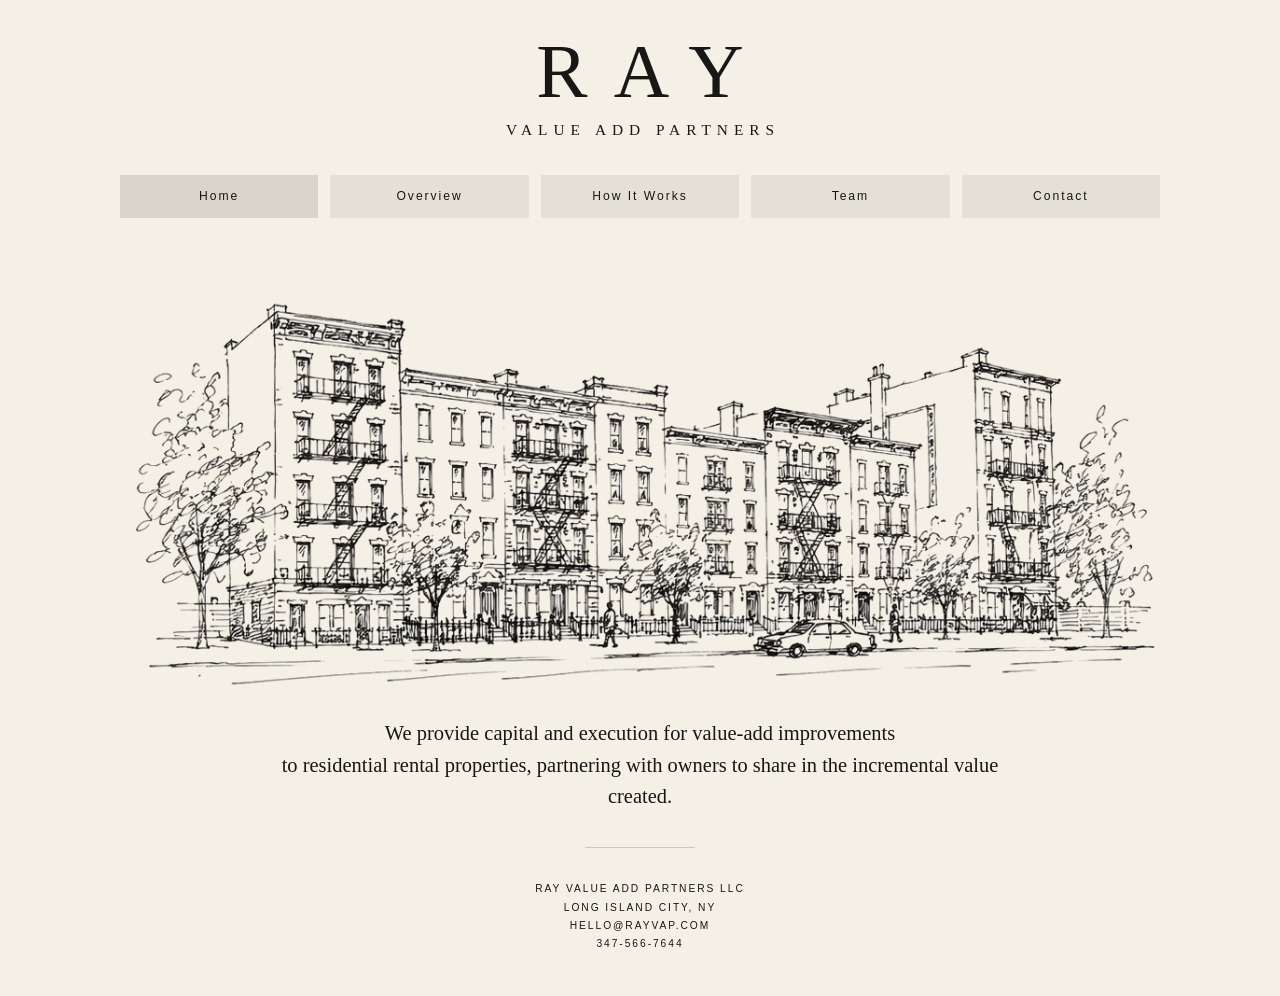
<file: index.html>
<!doctype html>
<html lang="en">
<head>
  <meta charset="utf-8">
  <meta name="viewport" content="width=device-width, initial-scale=1">
  <title>RAY Value Add Partners</title>
  <meta name="description" content="RAY Value Add Partners provides capital and execution for value-add improvements to residential properties.">
  <link rel="stylesheet" href="assets/css/style.css?v=mobile-nav-1">
</head>

<body class="home">

<header class="home-header">

  <a class="brand brand-large" href="index.html" aria-label="RAY Value Add Partners home">
    <span class="ray">RAY</span>
    <span class="value-add">VALUE ADD PARTNERS</span>
  </a>

  <nav class="home-nav" aria-label="Primary navigation">
    <a href="index.html" class="active">Home</a>
    <a href="overview.html">Overview</a>
    <a href="how-it-works.html">How It Works</a>
    <a href="team.html">Team</a>
    <a href="contact.html">Contact</a>
  </nav>

</header>

<main class="home-main">

  <section class="hero">

    <div class="hero-art">
      <img
        class="brownstone-hero"
        src="assets/img/brownstone-hero-transparent.png"
        alt="Pen-and-ink illustration of New York multifamily apartment buildings"
      >
    </div>

    <p class="home-statement">
      We provide capital and execution for value-add improvements
      <br class="desktop-break">
      to residential rental properties, partnering with owners to share in the incremental value created.
    </p>

  </section>

</main>

<footer class="home-footer">
  <p>RAY VALUE ADD PARTNERS LLC</p>
  <p>LONG ISLAND CITY, NY</p>
  <p><a href="mailto:hello@rayvap.com">HELLO@RAYVAP.COM</a></p>
  <p><a href="tel:+13475667644">347-566-7644</a></p>
</footer>

<script src="assets/js/main.js"></script>
</body>
</html>
</file>
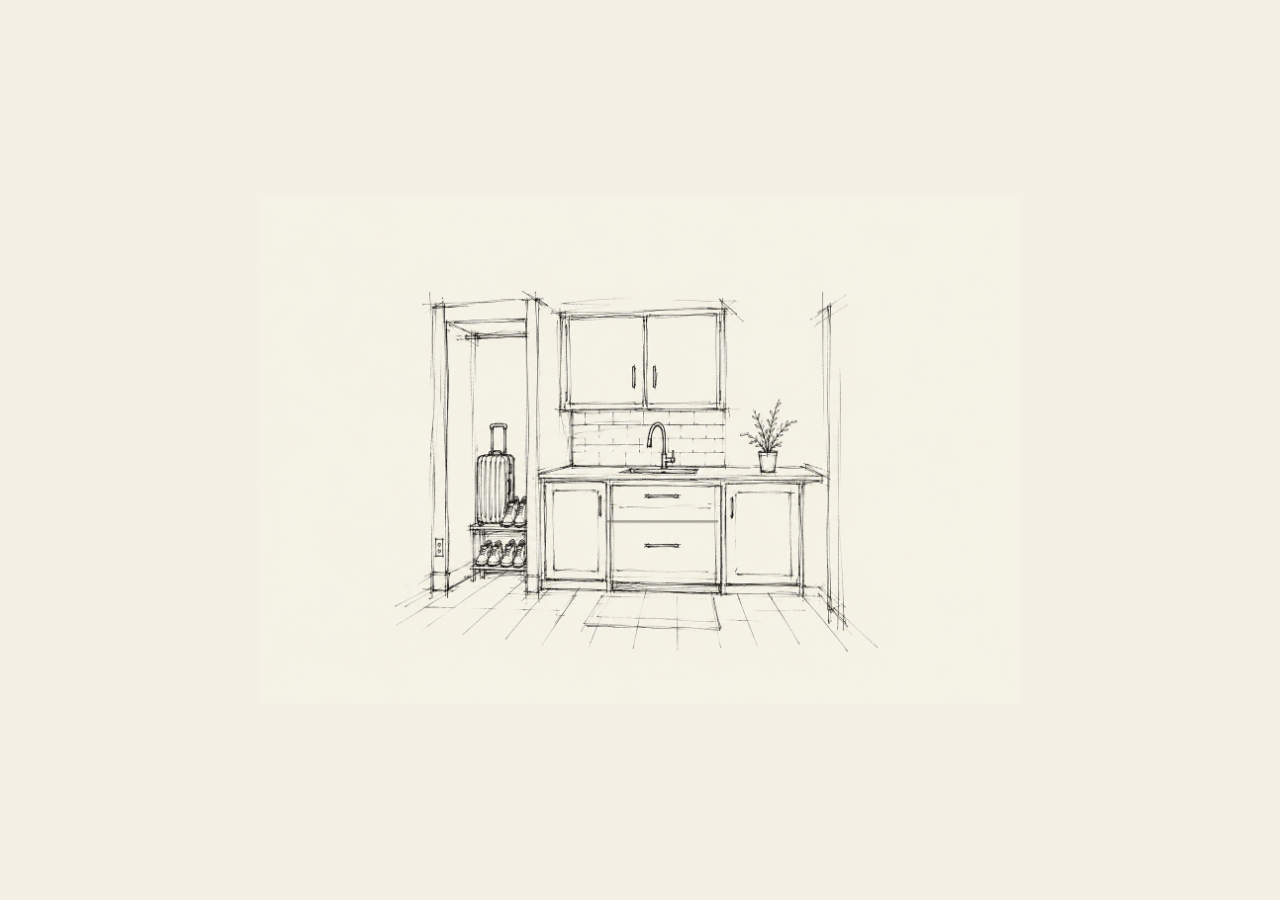
<file: contact-animation-final-dishwasher-v4.html>
<!doctype html>
<html lang="en">
<head>
<meta charset="utf-8">
<meta name="viewport" content="width=device-width, initial-scale=1">
<title>RVAP Contact Animation Production Test</title>

<style>
:root {
  --paper: #f4f0e6;
  --red: #d96f67;
}

* { box-sizing: border-box; }

body {
  margin: 0;
  min-height: 100vh;
  display: grid;
  place-items: center;
  background: var(--paper);
}

.scene {
  position: relative;
  width: min(92vw, 760px);
  aspect-ratio: 3 / 2;
  overflow: hidden;
}

.scene > img.base {
  display: block;
  width: 100%;
  height: 100%;
  object-fit: contain;
}

.patch {
  position: absolute;
  overflow: hidden;
}

.patch img {
  display: block;
  width: 100%;
  height: 100%;
}

/* Coordinates expressed as percentages of 1536 x 1024. */

.alcove {
  left: 20.5078%;
  top: 27.3438%;
  width: 15.625%;
  height: 49.8047%;
}

.dw {
  left: 45.5729%;
  top: 56.1523%;
  width: 14.6484%;
  height: 15.625%;
}

/* Empty alcove appears after the red W/D markup phase begins. */
.alcove-empty {
  opacity: 0;
  animation: emptyCycle 12s ease-in-out infinite;
}

/* W/D progressively reveals downward. */
.alcove-wd {
  transform: translateX(1.1719%);
  opacity: 0;
  clip-path: inset(0 0 100% 0);
  animation:
    wdOpacity 12s linear infinite,
    wdReveal 12s ease-in-out infinite;
}

/* Dishwasher progressively reveals downward. */
.dw-final {
  opacity: 0;
  clip-path: inset(0 0 100% 0);
  animation:
    dwOpacity 12s linear infinite,
    dwReveal 12s ease-in-out infinite;
}

/* Red markup SVG */
.markup {
  position: absolute;
  inset: 0;
  width: 100%;
  height: 100%;
  pointer-events: none;
}

.markup path,
.markup rect {
  fill: none;
  stroke: var(--red);
  stroke-width: 2.6;
  stroke-linecap: round;
  stroke-linejoin: round;
}

.markup text {
  fill: var(--red);
  font-family: Arial, Helvetica, sans-serif;
  font-style: normal;
  font-weight: 500;
  letter-spacing: .10em;
}

/* W/D markup */
.wd-red {
  opacity: 0;
  animation: wdRedOpacity 12s ease-in-out infinite;
}

.wd-red path,
.wd-red rect {
  stroke-dasharray: 900;
  stroke-dashoffset: 900;
  animation: wdRedDraw 12s linear infinite;
}

/* Dishwasher markup */
.dw-red {
  opacity: 0;
  animation: dwRedOpacity 12s ease-in-out infinite;
}

.dw-red path,
.dw-red rect {
  stroke-dasharray: 700;
  stroke-dashoffset: 700;
  animation: dwRedDraw 12s linear infinite;
}

@keyframes emptyCycle {
  0%, 20%   { opacity: 0; }
  24%, 91%  { opacity: 1; }
  97%, 100% { opacity: 0; }
}

@keyframes wdOpacity {
  0%, 24%   { opacity: 0; }
  26%, 91%  { opacity: 1; }
  97%, 100% { opacity: 0; }
}

@keyframes wdReveal {
  0%, 25%   { clip-path: inset(0 0 100% 0); }
  42%, 100% { clip-path: inset(0 0 0 0); }
}

@keyframes wdRedOpacity {
  0%, 15%   { opacity: 0; }
  18%, 27%  { opacity: 1; }
  32%, 100% { opacity: 0; }
}

@keyframes wdRedDraw {
  0%, 16%   { stroke-dashoffset: 900; }
  26%, 100% { stroke-dashoffset: 0; }
}

@keyframes dwOpacity {
  0%, 59%   { opacity: 0; }
  61%, 91%  { opacity: 1; }
  97%, 100% { opacity: 0; }
}

@keyframes dwReveal {
  0%, 60%   { clip-path: inset(0 0 100% 0); }
  76%, 100% { clip-path: inset(0 0 0 0); }
}

@keyframes dwRedOpacity {
  0%, 48%   { opacity: 0; }
  51%, 61%  { opacity: 1; }
  66%, 100% { opacity: 0; }
}

@keyframes dwRedDraw {
  0%, 49%   { stroke-dashoffset: 700; }
  59%, 100% { stroke-dashoffset: 0; }
}

@media (prefers-reduced-motion: reduce) {
  .alcove-empty { opacity: 1; animation: none; }
  .alcove-wd,
  .dw-final {
    opacity: 1;
    clip-path: none;
    animation: none;
  }
  .wd-red,
  .dw-red {
    display: none;
  }
}











</style>
</head>

<body>

<div class="scene">

  <img class="base"
       src="assets/img/contact-animation-final/base-v2.png"
       alt="Sketch of apartment kitchen improvements">

  <div class="patch alcove alcove-empty">
    <img src="assets/img/contact-animation-final/alcove-empty.png" alt="">
  </div>

  <div class="patch alcove alcove-wd">
    <img src="assets/img/contact-animation-final/alcove-wd-final-v5.png" alt="">
  </div>

  <div class="patch dw dw-final">
    <img src="assets/img/contact-animation-final/dishwasher-draftsman-face-v3.png" alt="">
  </div>

  <!-- intermediate empty dishwasher opening -->
  <div class="dw-empty" aria-hidden="true"></div>


  <!-- Surgical repair of top-left closet junction -->

  <svg class="markup" viewBox="0 0 1536 1024" aria-hidden="true">

    <g class="wd-red">

      <!-- primary rough dashed box -->
      <path class="wd-box" d="M355 255 L559 255"/>
      <path class="wd-box" d="M559 255 L559 800"/>
      <path class="wd-box" d="M559 800 L355 800"/>
      <path class="wd-box" d="M355 800 L355 255"/>

      <!-- faint imperfect second pencil pass -->
      <path class="wd-box-ghost" d="M357 257 L557 256"/>
      <path class="wd-box-ghost" d="M557 257 L558 798"/>
      <path class="wd-box-ghost" d="M557 798 L357 799"/>
      <path class="wd-box-ghost" d="M357 799 L356 257"/>

      <text x="105" y="410" font-size="22">ADD</text>
      <text x="105" y="442" font-size="22">WASHER / DRYER</text>

      <path d="M245 455 Q285 465 350 515"/>
      <path d="M329 498 L350 515 L324 518"/>

    </g>

    <g class="dw-red">

      <!-- primary rough dashed box -->
      <path class="dw-box" d="M705 585 L935 585"/>
      <path class="dw-box" d="M935 585 L935 783"/>
      <path class="dw-box" d="M935 783 L705 783"/>
      <path class="dw-box" d="M705 783 L705 585"/>

      <!-- faint imperfect second pencil pass -->
      <path class="dw-box-ghost" d="M707 587 L933 586"/>
      <path class="dw-box-ghost" d="M933 587 L934 781"/>
      <path class="dw-box-ghost" d="M933 781 L707 782"/>
      <path class="dw-box-ghost" d="M707 782 L706 587"/>

      <text x="1060" y="360"
            font-size="22"
            text-anchor="middle">ADD</text>

      <text x="1060" y="392"
            font-size="22"
            text-anchor="middle">DISHWASHER</text>

      <path d="M1030 410
               Q1060 470 1020 530
               Q975 600 935 665"/>

      <path d="M954 648
               L935 665
               L959 664"/>

    </g>

  </svg>

</div>

</body>
</html>

<style>
.alcove {
  left: 22.40%;
  top: 25.45%;
  width: 13.25%;
  height: 53.20%;
}

.dw {
  left: 45.25%;
  top: 57.30%;
  width: 15.50%;
  height: 19.05%;
}
</style>

<style>
.alcove-wd img {
  clip-path: inset(0 0 0 5%);
}
</style>

<style>
/* Preserve more of the W/D artwork while still hiding the left seam */
.alcove-wd img {
  clip-path: inset(0 0 0 2%);
}
</style>

<style>
/* FINAL dryer fascia: entirely above the dryer door */





</style>

<style>
/* Final micro-alignment of W/D stack */
.alcove {
  left: 22.14%;
}
</style>

<style>
/* Final micro-nudge: W/D stack slightly left */
.alcove {
  left: 22.08%;
}
</style>

<style>
/* Micro-nudge W/D stack slightly farther left */
.alcove {
  left: 22.00%;
}
</style>

<style>
/* Final tiny W/D alignment nudge */
.alcove {
  left: 21.94%;
}
</style>

<style>
/* Manually tuned final appliance geometry */
.alcove {
  left: 21.94%;
  top: 25.45%;
  width: 14.16%;
  height: 53.20%;
}

.dw {
  left: 45.33%;
  top: 57.30%;
  width: 15.50%;
  height: 19.05%;
}
</style>

<style>
/* Manually tuned appliance geometry — slider pass 2 */
.alcove {
  left: 21.94%;
  top: 25.45%;
  width: 14.60%;
  height: 53.20%;
}

.dw {
  left: 44.60%;
  top: 57.30%;
  width: 15.73%;
  height: 19.05%;
}
</style>

<style>
/* Manually tuned appliance geometry — locked */
.alcove {
  left: 21.84%;
  top: 25.45%;
  width: 14.60%;
  height: 53.20%;
}

.dw {
  left: 44.60%;
  top: 57.30%;
  width: 15.73%;
  height: 19.05%;
}
</style>

<style>
/* =========================================================
   MARKUP POLISH
   Boxes appear COMPLETE; only arrows draw.
   Longer readable holds.
   ========================================================= */

/* Do NOT animate the perimeter of either red box */
.wd-red rect,
.dw-red rect {
  stroke-dasharray: 12 12;
  stroke-dashoffset: 0 !important;
  animation: none !important;
}

/* W/D: slower appearance + longer readable hold */
.wd-red {
  animation: wdRedOpacityV2 12s ease-in-out infinite !important;
}

.wd-red path {
  animation: wdRedDrawV2 12s ease-in-out infinite !important;
}

@keyframes wdRedOpacityV2 {
  0%, 12%   { opacity: 0; }
  16%, 35%  { opacity: 1; }
  40%, 100% { opacity: 0; }
}

@keyframes wdRedDrawV2 {
  0%, 15%   { stroke-dashoffset: 900; }
  25%, 100% { stroke-dashoffset: 0; }
}

/* Dishwasher: same treatment */
.dw-red {
  animation: dwRedOpacityV2 12s ease-in-out infinite !important;
}

.dw-red path {
  animation: dwRedDrawV2 12s ease-in-out infinite !important;
}

@keyframes dwRedOpacityV2 {
  0%, 48%   { opacity: 0; }
  52%, 72%  { opacity: 1; }
  77%, 100% { opacity: 0; }
}

@keyframes dwRedDrawV2 {
  0%, 51%   { stroke-dashoffset: 700; }
  61%, 100% { stroke-dashoffset: 0; }
}
</style>

<style>
.dw-red path:nth-of-type(-n+4) {
  stroke-dashoffset: 0 !important;
  animation: none !important;
}
</style>

<style>

/* Rougher draftsman's red pencil */
.markup path,
.markup rect {
  stroke-width: 3.8px !important;
  stroke-linecap: round !important;
  stroke-linejoin: round !important;
}

/* Box segments: visibly dashed, slightly irregular spacing */
.wd-box,
.dw-box {
  stroke-dasharray: 15 10 11 13 !important;
  stroke-dashoffset: 0 !important;
  animation: none !important;
}

/* Give the boxes a subtle second pencil pass */
.wd-box-ghost,
.dw-box-ghost {
  stroke-width: 1.35px !important;
  stroke-dasharray: 13 12 16 9 !important;
  stroke-dashoffset: 4 !important;
  opacity: .38;
  animation: none !important;
}

</style>

<style>

.dw-empty {
  position: absolute;

  /* same tuned dishwasher footprint */
  left: 44.60%;
  top: 57.30%;
  width: 15.73%;
  height: 19.05%;

  /* paper-colored empty appliance bay */
  background: #f6f3ea;

  /* retain a hand-drawn opening perimeter */
  border-left: 1.4px solid #77736b;
  border-right: 1.4px solid #77736b;
  border-top: 1.2px solid #8a867d;
  border-bottom: 1.2px solid #8a867d;

  opacity: 0;
  animation: dwEmptyCycle 12s ease-in-out infinite;
  pointer-events: none;
  z-index: 3;
}

/*
Sequence:
cabinet drawers
→ red markup
→ blank opening
→ dishwasher
*/

@keyframes dwEmptyCycle {
  0%, 60%   { opacity: 0; }

  /* drawers disappear; blank opening appears */
  63%, 72%  { opacity: 1; }

  /* dishwasher begins replacing blank opening */
  77%, 100% { opacity: 0; }
}

/* Keep actual dishwasher above empty bay when it reveals */
.dw-final {
  z-index: 4;
}

/* Markup above everything */
.markup {
  z-index: 5;
}

</style>

<style>
/* Slightly slower dishwasher installation */
@keyframes dwReveal {
  0%, 60%   { clip-path: inset(0 0 100% 0); }
  82%, 100% { clip-path: inset(0 0 0 0); }
}

/* Let the empty opening remain visible a little longer underneath */
@keyframes dwEmptyCycle {
  0%, 60%   { opacity: 0; }
  63%, 75%  { opacity: 1; }
  82%, 100% { opacity: 0; }
}
</style>

<style>
/* =========================================================
   BOX POLISH — slower fade + slightly heavier pencil
   ========================================================= */

.wd-box,
.dw-box {
  stroke-width: 4.3px !important;
}

.wd-box-ghost,
.dw-box-ghost {
  stroke-width: 1.6px !important;
}

/* W/D box: gradual fade-in */
.wd-box,
.wd-box-ghost {
  animation: wdBoxFade 12s ease-in-out infinite !important;
}

@keyframes wdBoxFade {
  0%, 12%   { opacity: 0; }
  22%       { opacity: 1; }
  35%       { opacity: 1; }
  40%, 100% { opacity: 0; }
}

/* Dishwasher box: gradual fade-in */
.dw-box,
.dw-box-ghost {
  animation: dwBoxFade 12s ease-in-out infinite !important;
}

@keyframes dwBoxFade {
  0%, 48%   { opacity: 0; }
  58%       { opacity: 1; }
  72%       { opacity: 1; }
  77%, 100% { opacity: 0; }
}
</style>

<style>

/* FINAL DISHWASHER GEOMETRY */
.dw,
.dw-final {
    left: 44.60% !important;
    top: 57.30% !important;
    width: 15.73% !important;
    height: 19.05% !important;
}

/* Ensure the final face fills the approved patch cleanly */
.dw img,
.dw-final img {
    width: 100% !important;
    height: 100% !important;
    object-fit: fill !important;
    display: block;
}

</style>

<style>
/* FINAL dishwasher micro-adjustment: right only */
.dw,
.dw-final {
    left: 45.00% !important;
}
</style>

<style>
/* Dishwasher: final hair right */
.dw,
.dw-final {
    left: 45.12% !important;
}
</style>

<style>
/* Dishwasher final micro-adjustment:
   hair right + slightly longer at bottom only */
.dw,
.dw-final {
    left: 45.22% !important;
    top: 57.30% !important;
    width: 15.73% !important;
    height: 19.35% !important;
}
</style>
</file>
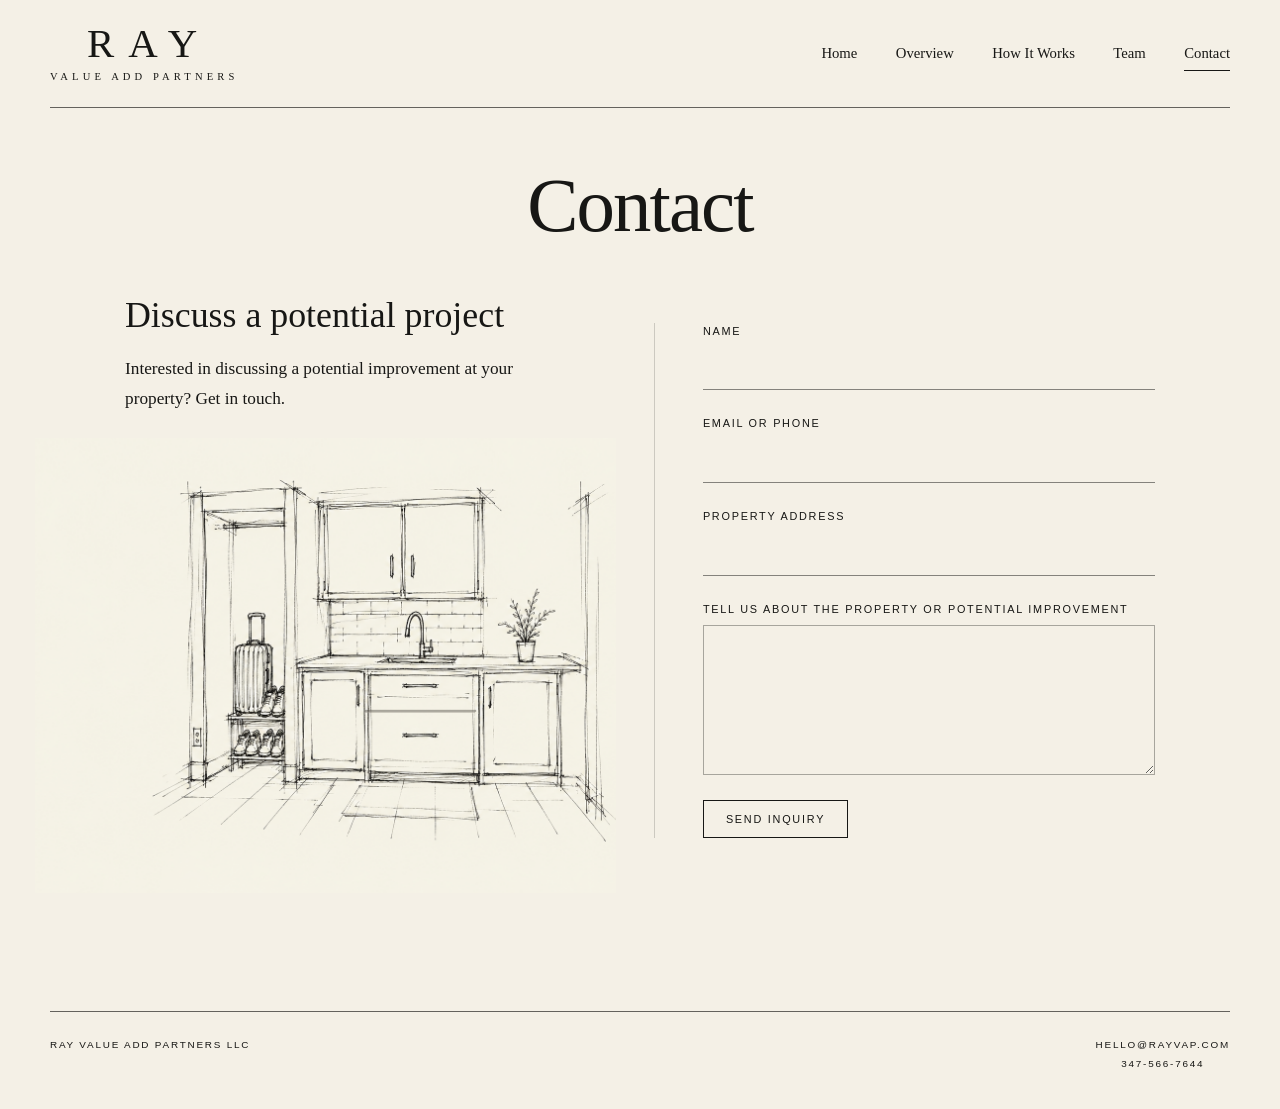
<file: contact.html>
<!doctype html>
<html lang="en">
<head>
  <meta charset="utf-8">
  <meta name="viewport" content="width=device-width, initial-scale=1">
  <title>Contact | RAY Value Add Partners</title>
  <meta name="description" content="Contact RAY Value Add Partners to discuss a potential value-add improvement at your residential rental property.">
  <link rel="stylesheet" href="assets/css/style.css?v=contact-mobile-4">
</head>

<body>

<header class="site-header">

  <a class="brand" href="index.html" aria-label="RAY Value Add Partners home">
    <span class="ray">RAY</span>
    <span class="value-add">VALUE ADD PARTNERS</span>
  </a>

  <nav class="site-nav" aria-label="Primary navigation">
    <a href="index.html">Home</a>
    <a href="overview.html">Overview</a>
    <a href="how-it-works.html">How It Works</a>
    <a href="team.html">Team</a>
    <a href="contact.html" class="active">Contact</a>
  </nav>

</header>

<main class="page">

  <h1 class="page-title">Contact</h1>

<section class="contact-layout">

    <div class="contact-copy">
      <h2>Discuss a potential project</h2>

      <p>
        Interested in discussing a potential improvement at your property?
        Get in touch.
      </p>

      <div class="contact-copy-animation">
        <iframe
          class="contact-copy-animation-frame"
          src="contact-animation-final-dishwasher-v4.html"
          title="RAY Value Add Partners apartment improvement illustration"
          loading="eager"
          scrolling="no">
        </iframe>
      </div>
    </div>

    <form class="contact-form"
          action="https://api.web3forms.com/submit"
          method="POST">

      <input type="hidden" name="access_key" value="922eebb0-ce05-42f7-af4d-b9a1e2677087">
      <input type="hidden" name="subject" value="New RVAP website inquiry">
      <input type="hidden" name="flyer_batch" id="flyer-batch" value="direct">
      <input type="checkbox" name="botcheck" class="hidden" style="display:none;">
      <div class="form-field">
        <label for="contact-name">Name</label>
        <input id="contact-name" name="name" type="text" autocomplete="name" required>
      </div>

      <div class="form-field">
        <label for="contact-reply">Email or phone</label>
        <input id="contact-reply" name="reply" type="text" required>
      </div>

      <div class="form-field">
        <label for="contact-property">Property address</label>
        <input id="contact-property" name="property" type="text" autocomplete="street-address">
      </div>

      <div class="form-field">
        <label for="contact-message">Tell us about the property or potential improvement</label>
        <textarea id="contact-message" name="message" rows="5"></textarea>
      </div>

      <button class="contact-submit" type="submit">Send inquiry</button>
    </form>

  </section>

</main>

<footer class="site-footer">
  <span>RAY Value Add Partners LLC</span>
  <div class="footer-contact">
    <a href="mailto:hello@rayvap.com">hello@rayvap.com</a>
    <a href="tel:+13475667644">347-566-7644</a>
  </div>
</footer>

<script>
  const contactForm = document.querySelector(".contact-form");
  const flyerSource = new URLSearchParams(window.location.search).get("src");

  if (flyerSource) {
    document.getElementById("flyer-batch").value = flyerSource;
  }

  contactForm.addEventListener("submit", async (event) => {
    event.preventDefault();

    const submitButton = contactForm.querySelector(".contact-submit");
    const originalText = submitButton.textContent;

    submitButton.disabled = true;
    submitButton.textContent = "Sending...";

    try {
      const response = await fetch(contactForm.action, {
        method: "POST",
        body: new FormData(contactForm)
      });

      const result = await response.json();

      if (!response.ok || !result.success) {
        throw new Error("Submission failed");
      }

      contactForm.innerHTML = `
        <div>
          <h2 style="margin:0 0 14px;">Thank you.</h2>
          <p style="margin:0; line-height:1.6;">
            Your inquiry has been received. We'll be in touch.
          </p>
        </div>
      `;
    } catch (error) {
      submitButton.disabled = false;
      submitButton.textContent = originalText;
      alert("We couldn't send your inquiry. Please try again, or email hello@rayvap.com.");
    }
  });
</script>

<script src="assets/js/main.js"></script>
</body>
</html>
</file>
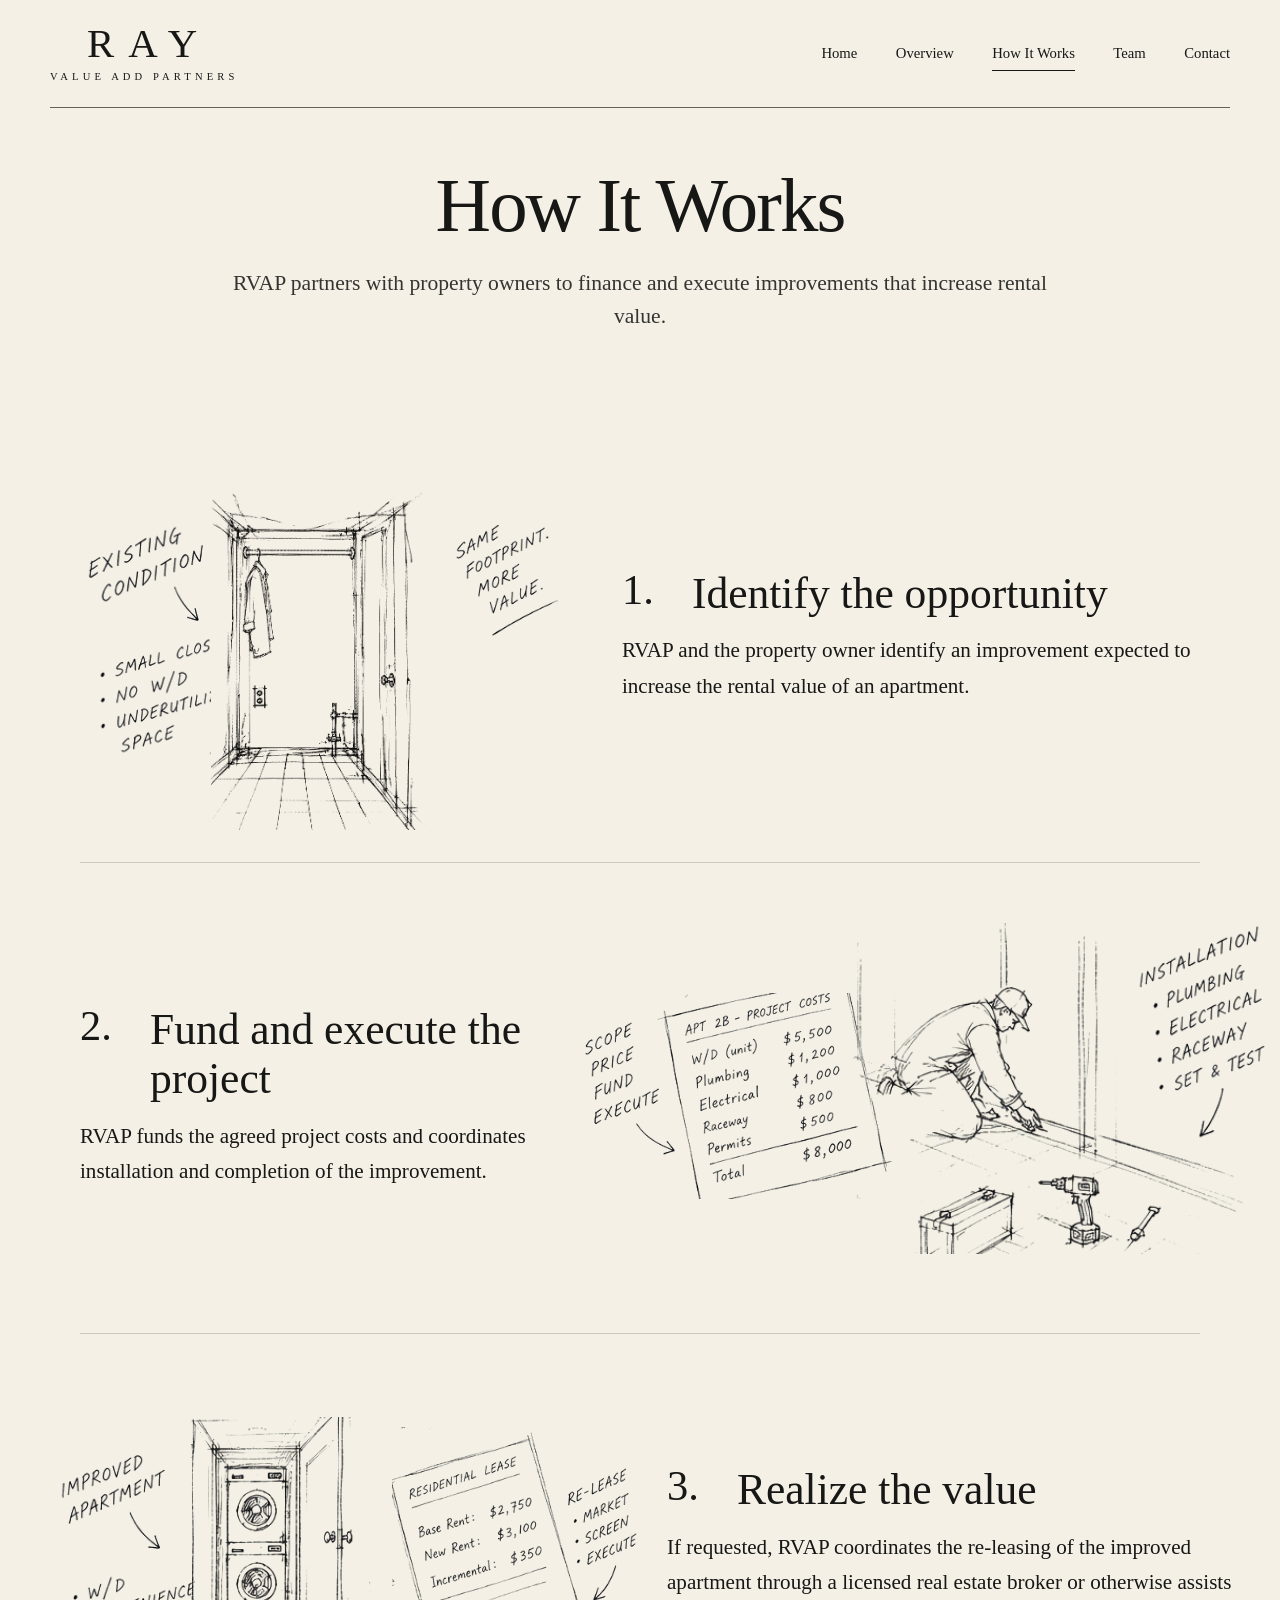
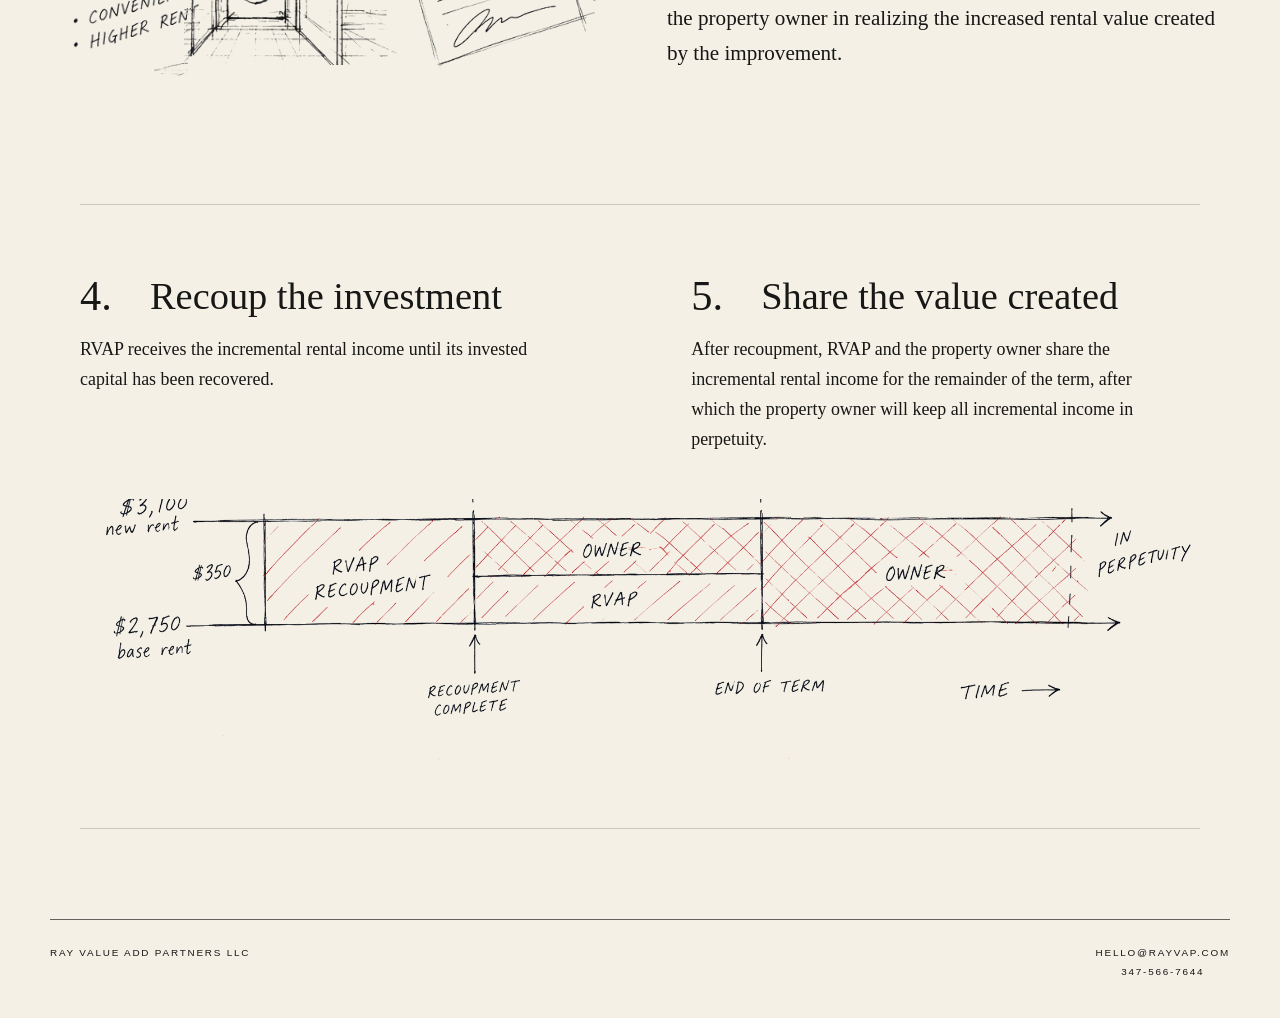
<file: how-it-works.html>
<!doctype html>
<html lang="en">
<head>
  <meta charset="utf-8">
  <meta name="viewport" content="width=device-width, initial-scale=1">
  <title>How It Works | RAY Value Add Partners</title>
  <meta name="description" content="How RAY Value Add Partners structures and executes value-add investments for residential property owners.">
  <link rel="stylesheet" href="assets/css/style.css?v=b63b0f9">
</head>

<body>

<header class="site-header">
  <a class="brand" href="index.html" aria-label="RAY Value Add Partners home">
    <span class="ray">RAY</span>
    <span class="value-add">VALUE ADD PARTNERS</span>
  </a>

  <nav class="site-nav" aria-label="Primary navigation">
    <a href="index.html">Home</a>
    <a href="overview.html">Overview</a>
    <a href="how-it-works.html" class="active">How It Works</a>
    <a href="team.html">Team</a>
    <a href="contact.html">Contact</a>
  </nav>
</header>

<main class="page">

  <h1 class="page-title">How It Works</h1>

  <p class="page-intro">
    RVAP partners with property owners to finance and execute improvements that increase rental value.
  </p>

  <section class="process">

    <article class="process-step reveal">
      <div class="step-art step-art-1">
        <img class="step-sketch step1-notes" src="assets/img/step-1-notes.png" alt="">
        <img class="step-sketch step1-closet" src="assets/img/step-1-closet.png" alt="">
        <img class="step-sketch step1-value" src="assets/img/step-1-value.png" alt="">
      </div>

      <div class="step-copy">
        <span class="step-number">1.</span>
        <h2>Identify the opportunity</h2>
        <p>
          RVAP and the property owner identify an improvement expected to increase the rental
          value of an apartment.
        </p>
      </div>
    </article>

    <article class="process-step reveal">
      <div class="step-art step-art-2">
        <img class="step-sketch step2-cost" src="assets/img/step-2a.png" alt="">
        <img class="step-sketch step2-worker" src="assets/img/step-2b.png" alt="">
      </div>

      <div class="step-copy">
        <span class="step-number">2.</span>
        <h2>Fund and execute the project</h2>
        <p>
          RVAP funds the agreed project costs and coordinates installation and completion
          of the improvement.
        </p>
      </div>
    </article>

    <article class="process-step reveal">
      <div class="step-art step-art-3">
        <img class="step-sketch step3-notes" src="assets/img/step-3a-notes.png" alt="">
        <img class="step-sketch step3-closet" src="assets/img/step-3a-closet.png" alt="">
        <img class="step-sketch step3-lease" src="assets/img/step-3b.png" alt="">
      </div>

      <div class="step-copy">
        <span class="step-number">3.</span>
        <h2>Realize the value</h2>
        <p>
          If requested, RVAP coordinates the re-leasing of the improved apartment through
          a licensed real estate broker or otherwise assists the property owner in realizing
          the increased rental value created by the improvement.
        </p>
      </div>
    </article>

    <div class="process-final reveal">

      <div class="final-step final-step-4">
        <span class="step-number">4.</span>
        <h2>Recoup the investment</h2>
        <p>
          RVAP receives the incremental rental income until its invested capital has been recovered.
        </p>
      </div>

      <div class="final-step final-step-5">
        <span class="step-number">5.</span>
        <h2>Share the value created</h2>
        <p>
          After recoupment, RVAP and the property owner share the incremental rental income for the
          remainder of the term, after which the property owner will keep all incremental income
          in perpetuity.
        </p>
      </div>

      <div class="final-graph">
        <img src="assets/img/rvap-graph.png" alt="">
      </div>

    </div>

  </section>

</main>

<footer class="site-footer">
  <span>RAY Value Add Partners LLC</span>
  <div class="footer-contact">
    <a href="mailto:hello@rayvap.com">hello@rayvap.com</a>
    <a href="tel:+13475667644">347-566-7644</a>
  </div>
</footer>

<script src="assets/js/main.js"></script>
</body>
</html>
</file>
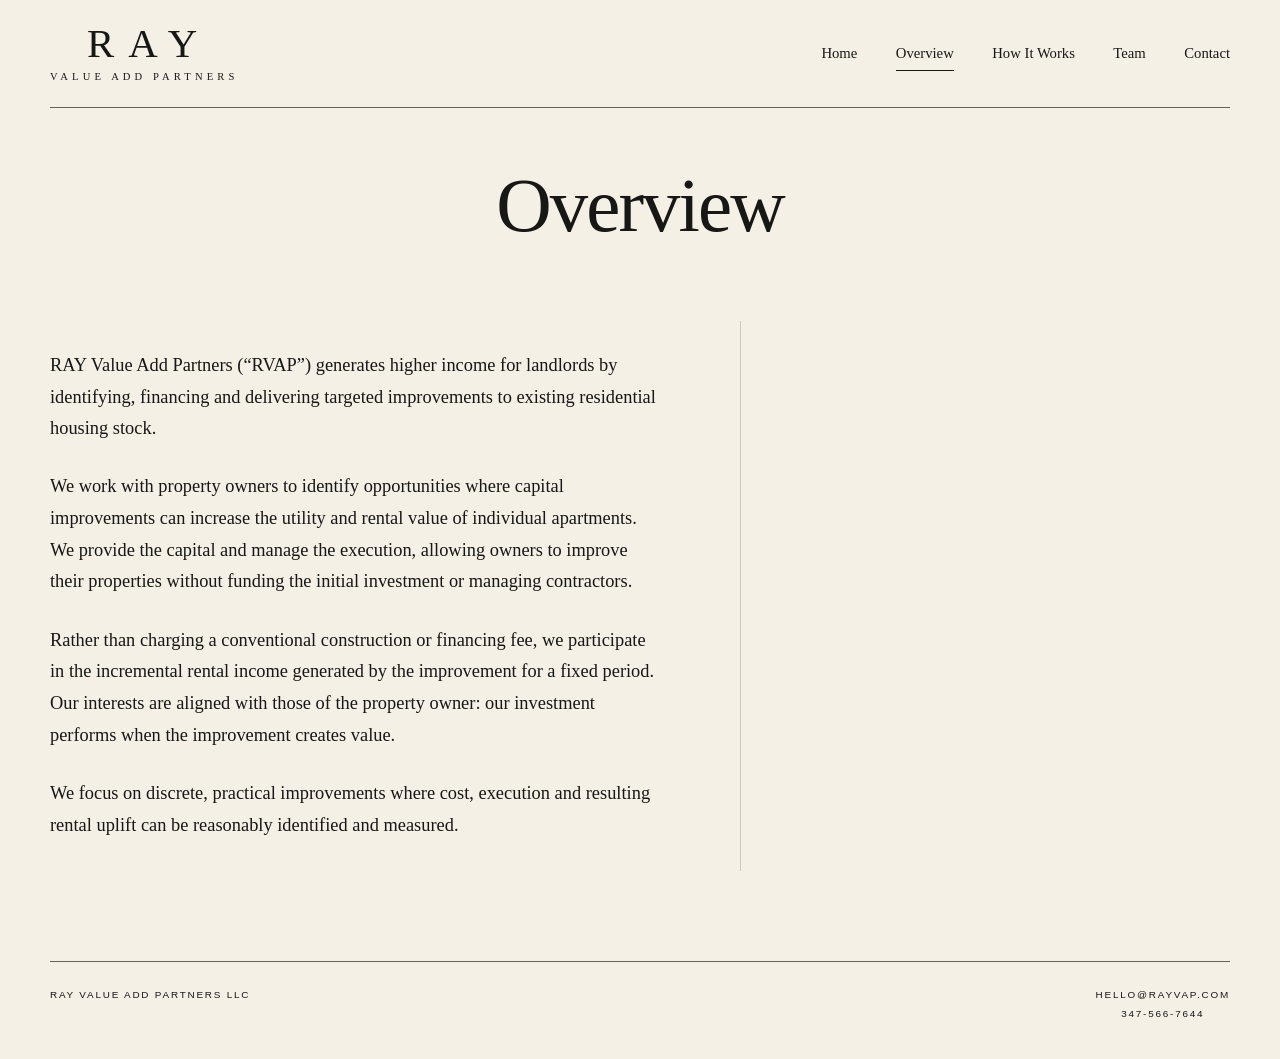
<file: overview.html>
<!doctype html>
<html lang="en">
<head>
  <meta charset="utf-8">
  <meta name="viewport" content="width=device-width, initial-scale=1">
  <title>Overview | RAY Value Add Partners</title>
  <meta name="description" content="Overview of RAY Value Add Partners and its approach to value-add improvements in residential properties.">
  <link rel="stylesheet" href="assets/css/style.css?v=b63b0f9">
</head>

<body>

<header class="site-header">

  <a class="brand" href="index.html" aria-label="RAY Value Add Partners home">
    <span class="ray">RAY</span>
    <span class="value-add">VALUE ADD PARTNERS</span>
  </a>

  <nav class="site-nav" aria-label="Primary navigation">
    <a href="index.html">Home</a>
    <a href="overview.html" class="active">Overview</a>
    <a href="how-it-works.html">How It Works</a>
    <a href="team.html">Team</a>
    <a href="contact.html">Contact</a>
  </nav>

</header>

<main class="page">

  <h1 class="page-title">Overview</h1>

  <section class="overview-layout">

    <div class="overview-copy">

      <p>
        RAY Value Add Partners (“RVAP”) generates higher income for landlords by identifying,
        financing and delivering targeted improvements to existing residential housing stock.
      </p>

      <p>
        We work with property owners to identify opportunities where capital improvements can
        increase the utility and rental value of individual apartments. We provide the capital
        and manage the execution, allowing owners to improve their properties without funding
        the initial investment or managing contractors.
      </p>

      <p>
        Rather than charging a conventional construction or financing fee, we participate in
        the incremental rental income generated by the improvement for a fixed period. Our
        interests are aligned with those of the property owner: our investment performs when
        the improvement creates value.
      </p>

      <p>
        We focus on discrete, practical improvements where cost, execution and resulting rental
        uplift can be reasonably identified and measured.
      </p>

    </div>

    <aside class="overview-sketch" aria-label="Animated illustration of residential value-add improvements">
      <div class="overview-animation" aria-hidden="true">

        <img class="overview-scene ov-brownstone"
             src="assets/img/overview-frame-01-reference.png" alt="">

        <img class="overview-scene ov-plan"
             src="assets/img/overview-frame-02-reference.png" alt="">

        <img class="overview-scene ov-dw"
             src="assets/img/overview-frame-03-reference.png" alt="">

        <img class="overview-scene ov-wd"
             src="assets/img/overview-frame-04-reference.png" alt="">

        <img class="overview-scene ov-exterior"
             src="assets/img/overview-exterior-clean.png" alt="">

        <img class="overview-scene ov-storage"
             src="assets/img/overview-storage-final.png" alt="">

        <div class="overview-storage-note">
          <span class="overview-storage-arrow">↗</span>
          <span>BIKE / STORAGE</span>
        </div>

        <img class="overview-scene ov-lease-base"
             src="assets/img/overview-frame-07-reference.png" alt="">

        <img class="overview-scene ov-lease-value"
             src="assets/img/overview-frame-08-reference.png" alt="">

      </div>
    </aside>

  </section>

</main>

<footer class="site-footer">
  <span>RAY Value Add Partners LLC</span>
  <div class="footer-contact">
    <a href="mailto:hello@rayvap.com">hello@rayvap.com</a>
    <a href="tel:+13475667644">347-566-7644</a>
  </div>
</footer>

<script src="assets/js/main.js"></script>
</body>
</html>
</file>
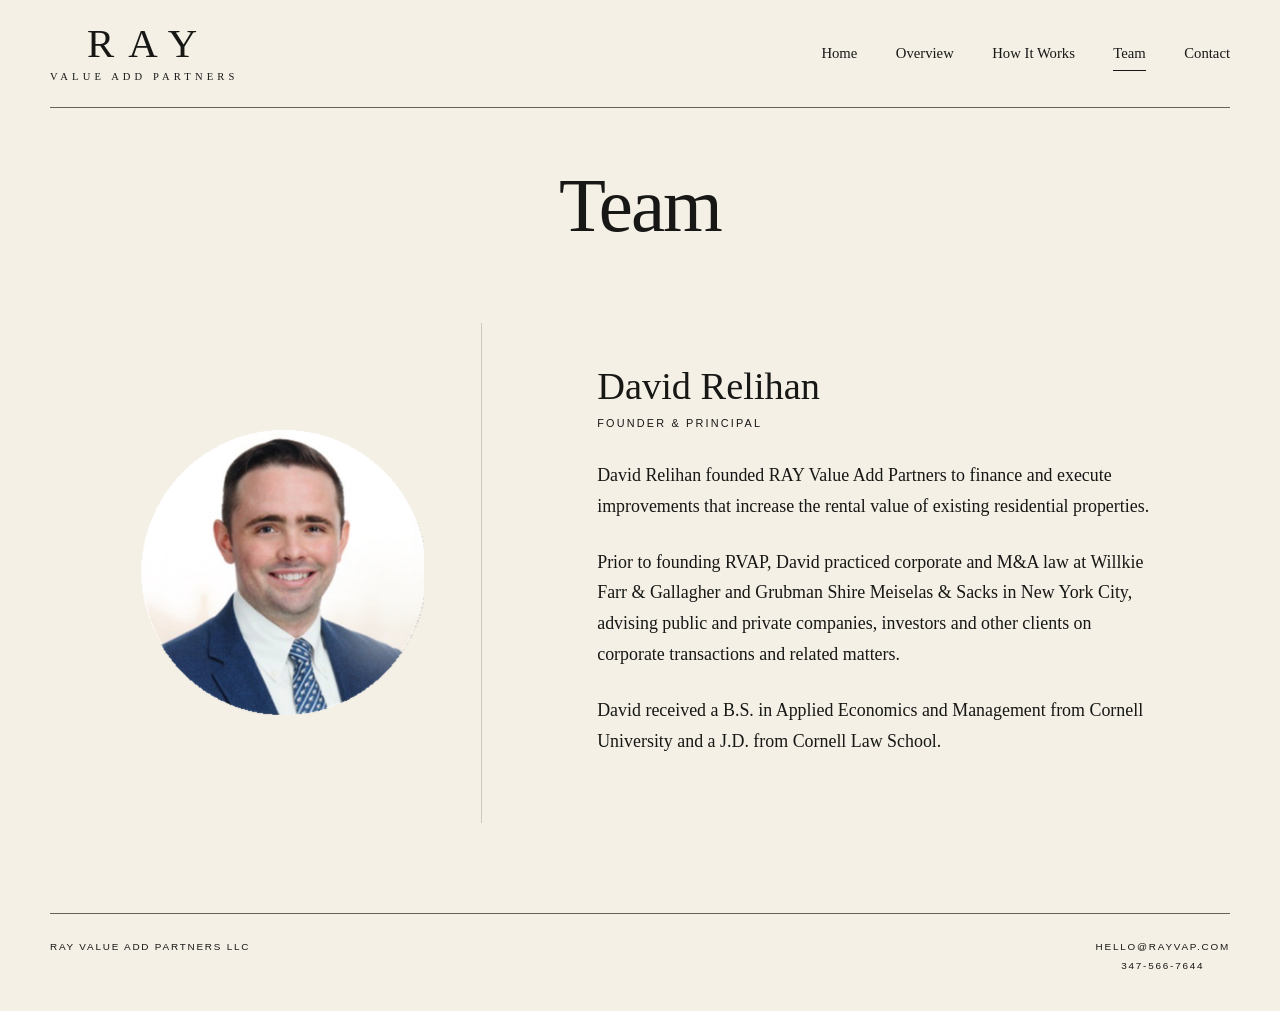
<file: team.html>
<!doctype html>
<html lang="en">
<head>
  <meta charset="utf-8">
  <meta name="viewport" content="width=device-width, initial-scale=1">
  <title>Team | RAY Value Add Partners</title>
  <meta name="description" content="The team behind RAY Value Add Partners.">
  <link rel="stylesheet" href="assets/css/style.css?v=b63b0f9">
</head>

<body>

<header class="site-header">

  <a class="brand" href="index.html" aria-label="RAY Value Add Partners home">
    <span class="ray">RAY</span>
    <span class="value-add">VALUE ADD PARTNERS</span>
  </a>

  <nav class="site-nav" aria-label="Primary navigation">
    <a href="index.html">Home</a>
    <a href="overview.html">Overview</a>
    <a href="how-it-works.html">How It Works</a>
    <a href="team.html" class="active">Team</a>
    <a href="contact.html">Contact</a>
  </nav>

</header>

<main class="page">

  <h1 class="page-title">Team</h1>

  <section class="team-layout">

    <div class="team-portrait">
      <img class="team-headshot" src="assets/img/team-portrait.png" alt="David Relihan">
    </div>

    <div class="team-copy">

      <h2>
        David Relihan
        <span>Founder &amp; Principal</span>
      </h2>

      <p>
        David Relihan founded RAY Value Add Partners to finance and execute improvements
        that increase the rental value of existing residential properties.
      </p>

      <p>
        Prior to founding RVAP, David practiced corporate and M&amp;A law at Willkie Farr
        &amp; Gallagher and Grubman Shire Meiselas &amp; Sacks in New York City, advising public
        and private companies, investors and other clients on corporate transactions and
        related matters.
      </p>

      <p>
        David received a B.S. in Applied Economics and Management from Cornell University
        and a J.D. from Cornell Law School.
      </p>

    </div>

  </section>

</main>

<footer class="site-footer">
  <span>RAY Value Add Partners LLC</span>
  <div class="footer-contact">
    <a href="mailto:hello@rayvap.com">hello@rayvap.com</a>
    <a href="tel:+13475667644">347-566-7644</a>
  </div>
</footer>

<script src="assets/js/main.js"></script>
</body>
</html>
</file>
<file: assets/css/style.css>
:root {
  --paper: #f4f0e6;
  --ink: #171715;
  --muted: #6c6961;
  --rule: rgba(23, 23, 21, 0.65);
  --soft-rule: rgba(23, 23, 21, 0.18);
  --nav: rgba(32, 30, 25, 0.075);
  --max: 1180px;
}

* {
  box-sizing: border-box;
}

html {
  scroll-behavior: smooth;
}

body {
  margin: 0;
  background: var(--paper);
  color: var(--ink);
  font-family: Georgia, "Times New Roman", serif;
  line-height: 1.55;
  -webkit-font-smoothing: antialiased;
}

a {
  color: inherit;
  text-decoration: none;
}

img {
  display: block;
  max-width: 100%;
}

/* ---------- Brand ---------- */

.brand {
  display: inline-flex;
  flex-direction: column;
  align-items: center;
  color: var(--ink);
  line-height: 1;
}

.brand .ray {
  font-size: 2.55rem;
  letter-spacing: 0.34em;
  margin-right: -0.34em;
  font-weight: 400;
}

.brand .value-add {
  margin-top: 0.45rem;
  font-size: 0.66rem;
  letter-spacing: 0.39em;
  margin-right: -0.39em;
  white-space: nowrap;
}

.brand-large .ray {
  font-size: clamp(3.4rem, 6vw, 5.3rem);
}

.brand-large .value-add {
  font-size: clamp(0.72rem, 1.2vw, 1rem);
  margin-top: 0.7rem;
}

/* ---------- Home ---------- */

.home-header {
  width: min(var(--max), calc(100% - 48px));
  margin: 0 auto;
  padding-top: 34px;
  text-align: center;
}

.home-nav {
  display: grid;
  grid-template-columns: repeat(4, 1fr);
  gap: 12px;
  margin: 38px auto 0;
  max-width: 880px;
}

.home-nav a {
  padding: 12px 10px;
  background: var(--nav);
  font-family: Arial, Helvetica, sans-serif;
  font-size: 0.76rem;
  letter-spacing: 0.16em;
  transition: background 180ms ease;
}

.home-nav a:hover,
.home-nav a.active {
  background: rgba(32, 30, 25, 0.13);
}

.home-main {
  width: min(var(--max), calc(100% - 48px));
  margin: 0 auto;
}

.hero {
  padding: 52px 0 32px;
  text-align: center;
}

.hero-art {
  min-height: 355px;
  display: grid;
  place-items: center;
  margin: 0 auto 28px;
  max-width: 1040px;
}

.art-placeholder {
  width: 100%;
  min-height: 330px;
  display: grid;
  place-items: center;
  border-top: 1px solid transparent;
  border-bottom: 1px solid transparent;
  position: relative;
}

.brownstone-placeholder::before {
  content: "";
  width: min(86%, 900px);
  height: 1px;
  background: var(--soft-rule);
  position: absolute;
  bottom: 12%;
  left: 7%;
}

.art-placeholder span {
  font-family: Arial, Helvetica, sans-serif;
  font-size: 0.66rem;
  letter-spacing: 0.22em;
  color: var(--muted);
}

.home-statement {
  max-width: 780px;
  margin: 0 auto;
  font-size: clamp(1.05rem, 1.7vw, 1.28rem);
  line-height: 1.55;
}

.home-statement::after {
  content: "";
  display: block;
  width: 110px;
  height: 1px;
  background: var(--soft-rule);
  margin: 34px auto 0;
}

.home-footer {
  text-align: center;
  padding: 0 24px 42px;
  font-family: Arial, Helvetica, sans-serif;
  font-size: 0.64rem;
  letter-spacing: 0.19em;
  line-height: 1.8;
}

.home-footer p {
  margin: 0;
}

/* ---------- Interior header ---------- */

.site-header {
  width: min(var(--max), calc(100% - 64px));
  margin: 0 auto;
  min-height: 108px;
  display: flex;
  align-items: center;
  justify-content: space-between;
  border-bottom: 1px solid var(--rule);
}

.site-header .brand {
  align-items: flex-start;
}

.site-nav {
  display: flex;
  align-items: center;
  gap: clamp(24px, 3vw, 48px);
  font-size: 0.92rem;
}

.site-nav a {
  position: relative;
}

.site-nav a::after {
  content: "";
  position: absolute;
  left: 0;
  right: 100%;
  bottom: -6px;
  height: 1px;
  background: var(--ink);
  transition: right 180ms ease;
}

.site-nav a:hover::after,
.site-nav a.active::after {
  right: 0;
}

/* ---------- Interior pages ---------- */

.page {
  width: min(var(--max), calc(100% - 64px));
  margin: 0 auto;
  padding: 58px 0 90px;
}

.page-title {
  margin: 0;
  text-align: center;
  font-size: clamp(3rem, 6vw, 5rem);
  line-height: 1.05;
  font-weight: 400;
  letter-spacing: -0.025em;
}

.page-intro {
  max-width: 850px;
  margin: 20px auto 0;
  text-align: center;
  font-size: clamp(1.08rem, 1.8vw, 1.35rem);
  color: #353430;
}

/* ---------- Overview ---------- */

.overview-layout {
  display: grid;
  grid-template-columns: minmax(0, 1.55fr) minmax(260px, 0.8fr);
  gap: clamp(60px, 9vw, 130px);
  align-items: center;
  max-width: 1030px;
  margin: 74px auto 0;
}

.overview-copy {
  font-size: 1.15rem;
  line-height: 1.72;
}

.overview-copy p {
  margin: 0 0 1.45em;
}

.overview-copy p:last-child {
  margin-bottom: 0;
}

.overview-sketch {
  min-height: 470px;
  border-left: 1px solid var(--soft-rule);
  display: flex;
  align-items: center;
  justify-content: center;
  padding-left: 42px;
  color: var(--muted);
  text-align: center;
}

.overview-sketch span {
  font-family: Arial, Helvetica, sans-serif;
  font-size: 0.65rem;
  letter-spacing: 0.2em;
  line-height: 1.8;
}

/* ---------- How It Works ---------- */

.process {
  max-width: 1040px;
  margin: 78px auto 0;
}

.process-step {
  display: grid;
  grid-template-columns: minmax(240px, 0.9fr) minmax(0, 1fr);
  gap: clamp(44px, 8vw, 110px);
  align-items: center;
  min-height: 420px;
  padding: 55px 0;
  border-bottom: 1px solid var(--soft-rule);
}

.process-step:nth-child(even) .step-art {
  order: 2;
}

.process-step:nth-child(even) .step-copy {
  order: 1;
}

.step-art {
  min-height: 310px;
  display: grid;
  place-items: center;
  position: relative;
}

.sketch-placeholder {
  width: 90%;
  height: 280px;
  border: 1px solid rgba(23, 23, 21, 0.24);
  transform: rotate(-1.4deg);
  display: grid;
  place-items: center;
  padding: 24px;
  text-align: center;
  font-family: Arial, Helvetica, sans-serif;
  font-size: 0.65rem;
  letter-spacing: 0.18em;
  line-height: 1.8;
  color: var(--muted);
}

.process-step:nth-child(even) .sketch-placeholder {
  transform: rotate(1.3deg);
}

.step-number {
  display: block;
  font-size: 3.1rem;
  line-height: 1;
  margin-bottom: 12px;
}

.step-copy h2 {
  margin: 0 0 16px;
  font-size: clamp(1.8rem, 3vw, 2.6rem);
  line-height: 1.12;
  font-weight: 400;
}

.step-copy p {
  margin: 0;
  max-width: 570px;
  font-size: 1.12rem;
  line-height: 1.68;
}

.process-conclusion {
  max-width: 800px;
  margin: 72px auto 0;
  text-align: center;
  font-size: 1.13rem;
  line-height: 1.75;
}

/* reveal animation */

.reveal {
  opacity: 0;
  transform: translateY(14px);
  transition:
    opacity 650ms ease,
    transform 650ms ease;
}

.reveal.is-visible {
  opacity: 1;
  transform: translateY(0);
}

/* ---------- Team ---------- */

.team-layout {
  display: grid;
  grid-template-columns: minmax(280px, 0.8fr) minmax(0, 1.25fr);
  gap: clamp(60px, 9vw, 130px);
  align-items: center;
  max-width: 1030px;
  margin: 76px auto 0;
}

.team-portrait {
  min-height: 500px;
  border-right: 1px solid var(--soft-rule);
  padding-right: 44px;
  display: grid;
  place-items: center;
}

.portrait-placeholder {
  width: min(100%, 330px);
  aspect-ratio: 4 / 5;
  border: 1px solid rgba(23, 23, 21, 0.25);
  display: grid;
  place-items: center;
  text-align: center;
  font-family: Arial, Helvetica, sans-serif;
  font-size: 0.65rem;
  letter-spacing: 0.18em;
  color: var(--muted);
}

.team-copy h2 {
  margin: 0 0 30px;
  font-size: clamp(1.8rem, 3vw, 2.65rem);
  font-weight: 400;
  line-height: 1.18;
}

.team-copy h2 span {
  display: block;
  margin-top: 8px;
  font-family: Arial, Helvetica, sans-serif;
  font-size: 0.68rem;
  letter-spacing: 0.2em;
  text-transform: uppercase;
}

.team-copy p {
  margin: 0 0 1.4em;
  font-size: 1.12rem;
  line-height: 1.72;
}

/* ---------- Shared footer ---------- */

.site-footer {
  width: min(var(--max), calc(100% - 64px));
  margin: 0 auto;
  border-top: 1px solid var(--rule);
  padding: 25px 0 38px;
  display: flex;
  justify-content: space-between;
  gap: 24px;
  font-family: Arial, Helvetica, sans-serif;
  font-size: 0.62rem;
  letter-spacing: 0.18em;
  text-transform: uppercase;
}

.site-footer a:hover {
  text-decoration: underline;
}

/* ---------- Responsive ---------- */

@media (max-width: 780px) {
  .home-header,
  .home-main,
  .site-header,
  .page,
  .site-footer {
    width: min(100% - 32px, var(--max));
  }

  .home-header {
    padding-top: 26px;
  }

  .home-nav {
    grid-template-columns: repeat(2, 1fr);
    margin-top: 28px;
  }

  .hero {
    padding-top: 28px;
  }

  .hero-art {
    min-height: 260px;
  }

  .art-placeholder {
    min-height: 240px;
  }

  .desktop-break {
    display: none;
  }

  .site-header {
    min-height: 0;
    padding: 22px 0 18px;
    flex-direction: column;
    gap: 20px;
  }

  .site-header .brand {
    align-items: center;
  }

  .site-nav {
    width: 100%;
    justify-content: center;
    flex-wrap: wrap;
    gap: 12px 24px;
    font-size: 0.85rem;
  }

  .page {
    padding-top: 42px;
  }

  .overview-layout,
  .team-layout {
    grid-template-columns: 1fr;
    gap: 45px;
    margin-top: 50px;
  }

  .overview-sketch {
    min-height: 260px;
    border-left: 0;
    border-top: 1px solid var(--soft-rule);
    padding: 40px 0 0;
  }

  .team-portrait {
    min-height: 0;
    border-right: 0;
    border-bottom: 1px solid var(--soft-rule);
    padding: 0 0 42px;
  }

  .portrait-placeholder {
    width: min(80%, 300px);
  }

  .process {
    margin-top: 50px;
  }

  .process-step {
    grid-template-columns: 1fr;
    min-height: 0;
    gap: 25px;
    padding: 45px 0;
  }

  .process-step:nth-child(even) .step-art,
  .process-step:nth-child(even) .step-copy {
    order: initial;
  }

  .step-art {
    min-height: 230px;
  }

  .sketch-placeholder {
    height: 220px;
  }

  .site-footer {
    flex-direction: column;
    text-align: center;
    align-items: center;
  }
}

@media (prefers-reduced-motion: reduce) {
  html {
    scroll-behavior: auto;
  }

  .reveal {
    opacity: 1;
    transform: none;
    transition: none;
  }
}

/* ---------- Homepage illustration ---------- */

.brownstone-hero {
  width: min(100%, 1080px);
  height: auto;
  margin: 0 auto;
}

/* ---------- How It Works artwork ---------- */

.step-sketch {
  position: absolute;
  display: block;
  height: auto;
}

.step-art-1 {
  min-height: 340px;
}

.step1-notes {
  width: 38%;
  left: 0;
  top: 42px;
}

.step1-closet {
  width: 48%;
  left: 29%;
  top: 18px;
}

.step1-value {
  width: 34%;
  right: -8%;
  top: 38px;
}

.step-art-2 {
  min-height: 360px;
}

.step2-cost {
  width: 54%;
  left: -7%;
  top: 75px;
}

.step2-worker {
  width: 72%;
  right: -12%;
  top: 5px;
}

.step-art-3 {
  min-height: 360px;
}

.step3-notes {
  width: 35%;
  left: -5%;
  top: 55px;
}

.step3-closet {
  width: 48%;
  left: 23%;
  top: 28px;
}

.step3-lease {
  width: 55%;
  right: -24%;
  top: 38px;
}

/* ---------- How It Works: Steps 4–5 ---------- */

.process-final {
  display: grid;
  grid-template-columns: 1fr 1fr;
  column-gap: clamp(50px, 8vw, 110px);
  padding: 70px 0 55px;
  border-bottom: 1px solid var(--soft-rule);
}

.final-step h2 {
  margin: 0 0 16px;
  font-size: clamp(1.8rem, 3vw, 2.6rem);
  line-height: 1.12;
  font-weight: 400;
}

.final-step p {
  margin: 0;
  max-width: 470px;
  font-size: 1.12rem;
  line-height: 1.68;
}

.final-graph {
  grid-column: 1 / -1;
  width: 100%;
  margin-top: 45px;
  overflow: hidden;
}

.final-graph img {
  display: block;
  width: 100%;
  max-width: 100%;
  height: auto;
  margin-left: 0;
  margin-top: -15%;
}

@media (max-width: 780px) {
  .process-step .step-copy {
    order: 1 !important;
  }

  .process-step .step-art {
    order: 2 !important;
  }

  .step-art-1,
  .step-art-2,
  .step-art-3 {
    min-height: 285px;
    transform: scale(0.88);
    transform-origin: top center;
    margin-bottom: -25px;
  }

  .step-art-2,
  .step-art-3 {
    min-height: 245px;
    margin-bottom: -55px;
  }

  .step1-value {
    right: 0;
  }

  .step2-cost {
    left: 0;
  }

  .step2-worker {
    right: 0;
  }

  .step3-notes {
    left: 0;
  }

  .step3-lease {
    right: -5%;
  }

  .process-final {
    grid-template-columns: 1fr;
    gap: 42px;
    padding: 50px 0 45px;
  }

  .final-graph {
    overflow-x: auto;
    overflow-y: hidden;
    margin-top: 10px;
    padding-bottom: 8px;
  }

  .final-graph img {
    width: 720px;
    max-width: none;
    margin-left: 0;
    margin-top: -105px;
  }
}

/* ---------- Team portrait ---------- */

.team-headshot {
  display: block;
  width: min(100%, 285px);
  height: auto;
}

@media (max-width: 780px) {
  .team-headshot {
    width: min(72vw, 260px);
  }
}

/* How It Works heading scale — match Team content heading */
.step-copy h2,
.final-step h2 {
  font-size: clamp(1.8rem, 3vw, 2.65rem);
}

.step-copy .step-number,
.final-step .step-number {
  font-size: 2.65rem;
}

@media (max-width: 780px) {
  .step-copy h2,
  .final-step h2 {
    font-size: 1.8rem;
  }

  .step-copy .step-number,
  .final-step .step-number {
    font-size: 2.4rem;
  }
}

/* How It Works — align step numbers beside titles */
.step-copy,
.final-step {
  position: relative;
}

.step-copy .step-number,
.final-step .step-number {
  position: absolute;
  left: 0;
  top: 0;
  line-height: 1;
}

.step-copy h2,
.final-step h2 {
  margin-left: 70px;
  min-height: 2.65rem;
}

@media (max-width: 780px) {
  .step-copy h2,
  .final-step h2 {
    margin-left: 52px;
    min-height: 2.4rem;
  }
}

/* Give Step 3 artwork a little more breathing room */
.process-step:nth-child(3) .step-copy {
  transform: translateX(45px);
}

@media (max-width: 780px) {
  .process-step:nth-child(3) .step-copy {
    transform: none;
  }
}

/* ---------- Overview animation ---------- */

.overview-animation {
  position: relative;
  width: 100%;
  aspect-ratio: 4 / 3;
  overflow: hidden;
}

.overview-scene {
  position: absolute;
  inset: 0;
  width: 100%;
  height: 100%;
  object-fit: contain;
  opacity: 0;
  pointer-events: none;
  animation-duration: 11s;
  animation-timing-function: ease-in-out;
  animation-iteration-count: infinite;
}

/*
  11-second story:
  0–1.2    brownstone
  1.2–2.2  clean plan
  2.2–3.0  dishwasher
  3.0–3.8  washer/dryer
  3.8–4.8  exterior
  4.8–6.7  storage
  6.7–7.5  storage annotation
  7.5–8.5  lease
  8.5–10.0 uplift
  10–11    brownstone return
*/

.ov-brownstone {
  animation-name: ovBrownstone;
}

.ov-plan {
  animation-name: ovPlan;
}

.ov-dw {
  animation-name: ovDishwasher;
}

.ov-wd {
  animation-name: ovWasherDryer;
}

.ov-exterior {
  animation-name: ovExterior;
}

.ov-storage {
  animation-name: ovStorage;
}

.ov-lease-base {
  animation-name: ovLeaseBase;
}

.ov-lease-value {
  animation-name: ovLeaseValue;
}

@keyframes ovBrownstone {
  0%      { opacity: 1; }
  8%      { opacity: 1; }
  13%     { opacity: 0; }
  91%     { opacity: 0; }
  96%     { opacity: 1; }
  100%    { opacity: 1; }
}

@keyframes ovPlan {
  0%, 8%  { opacity: 0; }
  13%     { opacity: 1; }
  20%     { opacity: 1; }
  24%     { opacity: 0; }
  100%    { opacity: 0; }
}

@keyframes ovDishwasher {
  0%, 18% { opacity: 0; }
  22%     { opacity: 1; }
  27%     { opacity: 1; }
  31%     { opacity: 0; }
  100%    { opacity: 0; }
}

@keyframes ovWasherDryer {
  0%, 25% { opacity: 0; }
  29%     { opacity: 1; }
  34%     { opacity: 1; }
  38%     { opacity: 0; }
  100%    { opacity: 0; }
}

@keyframes ovExterior {
  0%, 33% { opacity: 0; }
  38%     { opacity: 1; }
  43%     { opacity: 1; }
  47%     { opacity: 0; }
  100%    { opacity: 0; }
}

@keyframes ovStorage {
  0%, 41% { opacity: 0; }
  47%     { opacity: 1; }
  64%     { opacity: 1; }
  70%     { opacity: 0; }
  100%    { opacity: 0; }
}

.overview-storage-note {
  position: absolute;
  left: 13%;
  bottom: 10%;
  display: flex;
  align-items: center;
  gap: 0.35rem;
  color: #a84e43;
  font-family: "Courier New", monospace;
  font-size: clamp(0.55rem, 1.6vw, 0.78rem);
  font-weight: 600;
  letter-spacing: 0.08em;
  transform: rotate(-4deg);
  opacity: 0;
  animation: ovStorageNote 11s ease-in-out infinite;
}

.overview-storage-arrow {
  display: inline-block;
  font-size: 1.4em;
  transform: rotate(-8deg);
}

@keyframes ovStorageNote {
  0%, 54% { opacity: 0; transform: rotate(-4deg) translateY(4px); }
  58%     { opacity: 1; transform: rotate(-4deg) translateY(0); }
  64%     { opacity: 1; transform: rotate(-4deg) translateY(0); }
  69%     { opacity: 0; }
  100%    { opacity: 0; }
}

@keyframes ovLeaseBase {
  0%, 65% { opacity: 0; }
  71%     { opacity: 1; }
  77%     { opacity: 1; }
  81%     { opacity: 0; }
  100%    { opacity: 0; }
}

@keyframes ovLeaseValue {
  0%, 75% { opacity: 0; }
  80%     { opacity: 1; }
  90%     { opacity: 1; }
  95%     { opacity: 0; }
  100%    { opacity: 0; }
}

@media (prefers-reduced-motion: reduce) {
  .overview-scene,
  .overview-storage-note {
    animation: none;
  }

  .overview-scene {
    opacity: 0;
  }

  .ov-lease-value {
    opacity: 1;
  }
}


/* Overview animation artwork scale correction */
.overview-scene {
  width: 180%;
  height: 180%;
  left: -40%;
  top: -40%;
  max-width: none;
}


/* ---------- Overview animation sizing correction ---------- */

/* Undo the previous 180% artwork zoom */
.overview-scene {
  inset: 0;
  left: 0;
  top: 0;
  width: 100%;
  height: 100%;
  max-width: 100%;
  object-fit: contain;
}

/* Give the illustration materially more page width */
.overview-layout {
  grid-template-columns: minmax(0, 1.25fr) minmax(400px, 1fr);
  gap: clamp(45px, 6vw, 85px);
  max-width: 1180px;
}

.overview-sketch {
  padding-left: 32px;
}

.overview-animation {
  width: 100%;
  aspect-ratio: 4 / 3;
}

@media (max-width: 760px) {
  .overview-layout {
    grid-template-columns: 1fr;
  }

  .overview-sketch {
    padding: 40px 0 0;
  }

  .overview-animation {
    width: min(100%, 520px);
    margin: 0 auto;
  }
}

/* Let Overview artwork use more of the illustration column */
.overview-animation {
  width: 100%;
  aspect-ratio: auto;
  height: 470px;
}

.overview-scene {
  width: 100%;
  height: 100%;
  object-fit: contain;
}

@media (max-width: 760px) {
  .overview-animation {
    height: 360px;
  }
}

/* Final small Overview illustration size bump */
.overview-animation {
  height: 510px;
}

@media (max-width: 760px) {
  .overview-animation {
    height: 380px;
  }
}

/* Overview illustration — final sizing */
.overview-animation {
  height: 550px;
}

@media (max-width: 760px) {
  .overview-animation {
    height: 400px;
  }
}

/* How It Works — match typography scale to other subpages */
.step-copy h2 {
  font-size: clamp(2rem, 3.2vw, 2.8rem);
}

.step-copy p {
  font-size: 1.2rem;
  line-height: 1.72;
}

.process-conclusion {
  font-size: 1.2rem;
}

/* How It Works — bring process content to established subpage scale */
.process {
  max-width: 1120px;
}

.process-step {
  grid-template-columns: minmax(300px, 0.9fr) minmax(0, 1.15fr);
  gap: clamp(50px, 7vw, 95px);
}

.step-copy h2 {
  font-size: clamp(2.35rem, 3.4vw, 3rem);
  line-height: 1.12;
}

.step-copy p {
  font-size: 1.32rem;
  line-height: 1.68;
}

.process-conclusion {
  font-size: 1.3rem;
}

/* ---------- How It Works: mobile artwork fix ---------- */

@media (max-width: 780px) {

  .process-step {
    gap: 28px;
  }

  .process-step .step-copy {
    order: 1 !important;
  }

  .process-step .step-art {
    order: 2 !important;
  }

  /* Do not scale/collapse the absolute-positioned compositions */
  .step-art-1,
  .step-art-2,
  .step-art-3 {
    width: 100%;
    transform: none;
    margin-bottom: 0;
    position: relative;
  }

  .step-art-1 {
    min-height: 330px;
  }

  .step-art-2 {
    min-height: 340px;
  }

  .step-art-3 {
    min-height: 340px;
  }

  /* Keep all artwork inside the mobile viewport */
  .step1-notes {
    width: 38%;
    left: 0;
    top: 42px;
  }

  .step1-closet {
    width: 48%;
    left: 27%;
    top: 18px;
  }

  .step1-value {
    width: 32%;
    right: 0;
    top: 38px;
  }

  .step2-cost {
    width: 50%;
    left: 0;
    top: 75px;
  }

  .step2-worker {
    width: 68%;
    right: 0;
    top: 5px;
  }

  .step3-notes {
    width: 33%;
    left: 0;
    top: 55px;
  }

  .step3-closet {
    width: 46%;
    left: 22%;
    top: 28px;
  }

  .step3-lease {
    width: 50%;
    right: 0;
    top: 38px;
  }

  /* Step 4/5 graph should fit the phone instead of becoming a 720px scroller */
  .final-graph {
    overflow: visible;
    width: 100%;
    margin-top: 12px;
    padding-bottom: 0;
  }

  .final-graph img {
    width: 100%;
    max-width: 100%;
    height: auto;
    margin: -8% 0 0;
  }
}

/* ---------- How It Works: deterministic mobile artwork sizing ---------- */

@media (max-width: 780px) {

  .step-art-1,
  .step-art-2,
  .step-art-3 {
    width: 100%;
    height: 320px;
    min-height: 320px;
    overflow: visible;
    transform: none;
    margin: 0;
  }

  /* Step 1 */
  .step1-notes {
    width: 135px;
    left: 0;
    top: 48px;
  }

  .step1-closet {
    width: 175px;
    left: 92px;
    top: 20px;
  }

  .step1-value {
    width: 120px;
    right: 0;
    top: 45px;
  }

  /* Step 2 */
  .step2-cost {
    width: 175px;
    left: 0;
    top: 70px;
  }

  .step2-worker {
    width: 245px;
    right: 0;
    top: 10px;
  }

  /* Step 3 */
  .step3-notes {
    width: 120px;
    left: 0;
    top: 55px;
  }

  .step3-closet {
    width: 170px;
    left: 80px;
    top: 28px;
  }

  .step3-lease {
    width: 195px;
    right: 0;
    top: 40px;
  }
}

/* ---------- How It Works: restore true single-column mobile layout ---------- */

@media (max-width: 780px) {
  .process-step {
    grid-template-columns: minmax(0, 1fr);
    gap: 28px;
  }

  .process-step .step-copy,
  .process-step .step-art {
    width: 100%;
    min-width: 0;
  }

  .process-step .step-copy {
    order: 1 !important;
  }

  .process-step .step-art {
    order: 2 !important;
  }
}

/* How It Works — mobile Steps 4/5 narrative order */
@media (max-width: 780px) {
  .process-final {
    display: grid;
    grid-template-columns: 1fr;
    gap: 36px;
  }

  .final-step-4 {
    grid-row: 1;
  }

  .final-graph {
    grid-column: 1;
    grid-row: 2;
    margin-top: 0;
  }

  .final-step-5 {
    grid-row: 3;
  }
}

/* How It Works — enlarge final visualization on mobile */
@media (max-width: 780px) {
  .final-graph {
    width: 112%;
    margin-left: -6%;
  }

  .final-graph img {
    width: 100%;
    max-width: none;
    height: auto;
  }
}

/* How It Works — final mobile visualization size */
@media (max-width: 780px) {
  .final-graph {
    width: 118%;
    margin-left: -9%;
  }
}

/* How It Works — mobile graph legibility */
@media (max-width: 780px) {
  .final-graph {
    width: 118%;
    margin-left: -9%;
    margin-top: 24px;
    margin-bottom: 18px;
  }

  .final-graph img {
    width: 100%;
    max-width: none;
    height: auto;
    transform: scaleY(1.25);
    transform-origin: center;
  }
}

/* How It Works — final mobile graph stretch */
@media (max-width: 780px) {
  .final-graph img {
    transform: scaleY(1.35);
  }
}

/* How It Works — give stretched mobile graph breathing room */
@media (max-width: 780px) {
  .final-graph {
    margin-top: 60px;
    margin-bottom: 28px;
  }
}

/* Overview — mobile: illustration before copy */
@media (max-width: 780px) {
  .overview-layout {
    display: flex;
    flex-direction: column;
    gap: 28px;
    margin-top: 28px;
  }

  .overview-sketch {
    order: 1;
    width: 100%;
    padding-top: 0;
    border-top: 0;
  }

  .overview-copy {
    order: 2;
  }
}

/* Home — enlarge hero artwork on mobile */
@media (max-width: 780px) {
  .brownstone-hero {
    width: 125%;
    max-width: none;
    margin-left: -12.5%;
    margin-right: -12.5%;
  }
}

/* Home — refine mobile hero artwork width */
@media (max-width: 780px) {
  .brownstone-hero {
    width: 112%;
    max-width: none;
    margin-left: -6%;
    margin-right: -6%;
  }
}

/* Home — slightly taller mobile hero artwork */
@media (max-width: 780px) {
  .brownstone-hero {
    transform: scaleY(1.15);
    transform-origin: center;
  }
}

/* Home — final mobile hero proportions */
@media (max-width: 780px) {
  .brownstone-hero {
    transform: scaleY(1.22);
  }
}


/* ---------- Footer contact ---------- */
.footer-contact {
  display: flex;
  flex-direction: column;
  align-items: flex-end;
  gap: 4px;
}

@media (max-width: 780px) {
  .footer-contact {
    align-items: center;
  }
}

/* Footer contact — force email and phone onto separate lines */
.site-footer .footer-contact {
  display: flex;
  flex-direction: column;
  align-items: flex-end;
  text-align: right;
}

.site-footer .footer-contact a {
  display: block;
}

@media (max-width: 780px) {
  .site-footer .footer-contact {
    align-items: center;
    text-align: center;
  }
}

/* Footer contact — center phone beneath email */
.site-footer .footer-contact {
  align-items: center;
  text-align: center;
}

/* Interior header — center brand lockup */
.site-header .brand {
  align-items: center;
}


/* ---------- Contact ---------- */

.contact-layout {
  display: grid;
  grid-template-columns: minmax(0, 0.8fr) minmax(360px, 1fr);
  gap: clamp(70px, 10vw, 140px);
  align-items: start;
  max-width: 1030px;
  margin: 76px auto 0;
}

.contact-copy {
  font-size: 1.15rem;
  line-height: 1.72;
}

.contact-copy h2 {
  margin: 0 0 22px;
  font-size: clamp(1.8rem, 3vw, 2.65rem);
  line-height: 1.18;
  font-weight: 400;
}

.contact-copy p {
  margin: 0 0 38px;
}

.contact-details {
  display: flex;
  flex-direction: column;
  align-items: flex-start;
  gap: 11px;
  font-family: Arial, Helvetica, sans-serif;
  font-size: 0.78rem;
  letter-spacing: 0.13em;
  text-transform: uppercase;
}

.contact-details a:hover {
  text-decoration: underline;
}

.contact-form {
  border-left: 1px solid var(--soft-rule);
  padding-left: 48px;
}

.form-field {
  margin-bottom: 25px;
}

.form-field label {
  display: block;
  margin-bottom: 8px;
  font-family: Arial, Helvetica, sans-serif;
  font-size: 0.68rem;
  letter-spacing: 0.16em;
  text-transform: uppercase;
}

.form-field input,
.form-field textarea {
  display: block;
  width: 100%;
  border: 0;
  border-bottom: 1px solid rgba(23, 23, 21, 0.5);
  border-radius: 0;
  padding: 8px 2px 9px;
  background: transparent;
  color: var(--ink);
  font: inherit;
  outline: none;
}

.form-field textarea {
  min-height: 115px;
  resize: vertical;
  border: 1px solid rgba(23, 23, 21, 0.35);
  padding: 12px;
}

.form-field input:focus,
.form-field textarea:focus {
  border-color: var(--ink);
}

.contact-submit {
  border: 1px solid var(--ink);
  padding: 12px 22px;
  background: transparent;
  color: var(--ink);
  font-family: Arial, Helvetica, sans-serif;
  font-size: 0.68rem;
  letter-spacing: 0.16em;
  text-transform: uppercase;
  cursor: pointer;
}

.contact-submit:hover {
  background: var(--ink);
  color: var(--paper);
}

@media (max-width: 780px) {
  .contact-layout {
    grid-template-columns: 1fr;
    gap: 48px;
    margin-top: 50px;
  }

  .contact-form {
    border-left: 0;
    border-top: 1px solid var(--soft-rule);
    padding: 42px 0 0;
  }
}


/* ---------- Contact animation ---------- */

.contact-animation-section {
  width: min(1180px, 100%);
  margin: 38px auto 72px;
}

.contact-animation-frame {
  display: block;
  width: 100%;
  aspect-ratio: 1536 / 1024;
  border: 0;
  background: transparent;
}

@media (max-width: 780px) {
  .contact-animation-section {
    margin: 28px auto 48px;
  }

  .contact-animation-frame {
    width: 100%;
  }
}

/* Contact animation viewport — crop unused animation canvas whitespace */
.contact-animation-section {
  width: min(1000px, 100%);
  height: 520px;
  margin: 28px auto 58px;
  overflow: hidden;
  position: relative;
}

.contact-animation-frame {
  position: absolute;
  width: 1200px;
  height: 800px;
  max-width: none;
  border: 0;

  /* Pull the useful drawing upward into the viewport */
  left: 50%;
  top: -155px;
  transform: translateX(-50%);
}

@media (max-width: 780px) {
  .contact-animation-section {
    width: 100%;
    height: 390px;
    margin: 20px auto 42px;
  }

  .contact-animation-frame {
    width: 900px;
    height: 600px;
    top: -105px;
  }
}

/* ---------- Final Contact page spacing ---------- */

/* Pull animation closer to heading and stop it owning the whole page */
.contact-animation-section {
  height: 475px;
  margin: 0 auto 34px;
}

/* Bring actual contact information immediately beneath animation */
.contact-layout {
  margin-top: 0;
}

/* Slight breathing room before footer */
.contact-layout + * {
  margin-top: 40px;
}

@media (max-width: 780px) {
  .contact-animation-section {
    height: 360px;
    margin: 0 auto 32px;
  }

  .contact-layout {
    margin-top: 0;
  }
}

/* ---------- Contact animation: final left-column placement ---------- */

.contact-copy-animation {
  position: relative;
  width: 100%;
  height: 245px;
  margin: 8px 0 30px;
  overflow: hidden;
}

.contact-copy-animation-frame {
  position: absolute;
  width: 610px;
  height: 407px;
  max-width: none;
  border: 0;
  left: 50%;
  top: -78px;
  transform: translateX(-50%);
  background: transparent;
}

@media (max-width: 780px) {
  .contact-copy-animation {
    height: 300px;
    margin: 10px 0 30px;
  }

  .contact-copy-animation-frame {
    width: 720px;
    height: 480px;
    top: -82px;
  }
}

/* ---------- Contact final spacing / animation scale ---------- */

/* More breathing room below Contact heading */
.contact-layout {
  margin-top: 46px;
}

/* Larger animation without changing left-column proportions */
.contact-copy-animation {
  height: 315px;
  margin: 14px 0 0;
}

.contact-copy-animation-frame {
  width: 805px;
  height: 537px;
  top: -103px;
}

@media (max-width: 780px) {
  .contact-layout {
    margin-top: 38px;
  }

  .contact-copy-animation {
    height: 325px;
  }

  .contact-copy-animation-frame {
    width: 780px;
    height: 520px;
    top: -95px;
  }
}

/* ---------- Contact final refinement ---------- */

/* More separation from Contact title */
.contact-layout {
  margin-top: 76px;
}

/* Slightly quieter left-side copy */
.contact-copy h2 {
  font-size: clamp(1.8rem, 2.8vw, 2.5rem);
  line-height: 1.16;
  margin-bottom: 18px;
}

.contact-copy {
  font-size: 1.08rem;
}

.contact-copy p {
  margin-bottom: 24px;
}

/* Another step larger on the animation */
.contact-copy-animation {
  height: 350px;
  margin-top: 8px;
}

.contact-copy-animation-frame {
  width: 900px;
  height: 600px;
  top: -116px;
}

@media (max-width: 780px) {
  .contact-layout {
    margin-top: 48px;
  }

  .contact-copy-animation {
    height: 340px;
  }

  .contact-copy-animation-frame {
    width: 830px;
    height: 553px;
    top: -102px;
  }
}

/* ---------- Contact left-column final sizing ---------- */

/* Pull ONLY the left-hand content upward */
.contact-copy {
  transform: translateY(-28px);
}

/* Make animation substantially larger */
.contact-copy-animation {
  height: 390px;
  margin-top: 4px;
  overflow: hidden;
}

.contact-copy-animation-frame {
  width: 1080px;
  height: 720px;
  top: -142px;
}

@media (max-width: 780px) {
  .contact-copy {
    transform: none;
  }

  .contact-copy-animation {
    height: 360px;
  }

  .contact-copy-animation-frame {
    width: 900px;
    height: 600px;
    top: -115px;
  }
}

/* ---------- Contact left-column final sizing ---------- */

/* Pull ONLY the left-hand content upward */
.contact-copy {
  transform: translateY(-28px);
}

/* Make animation substantially larger */
.contact-copy-animation {
  height: 390px;
  margin-top: 4px;
  overflow: hidden;
}

.contact-copy-animation-frame {
  width: 1080px;
  height: 720px;
  top: -142px;
}

@media (max-width: 780px) {
  .contact-copy {
    transform: none;
  }

  .contact-copy-animation {
    height: 360px;
  }

  .contact-copy-animation-frame {
    width: 900px;
    height: 600px;
    top: -115px;
  }
}

/* ---------- Contact animation: larger final pass ---------- */

.contact-copy-animation {
  height: 430px;
}

.contact-copy-animation-frame {
  width: 1250px;
  height: 833px;
  top: -166px;
}

@media (max-width: 780px) {
  .contact-copy-animation {
    height: 380px;
  }

  .contact-copy-animation-frame {
    width: 1000px;
    height: 667px;
    top: -130px;
  }
}

/* Pull visible animation artwork upward toward the copy */
.contact-copy-animation-frame {
  top: -235px;
}

@media (max-width: 780px) {
  .contact-copy-animation-frame {
    top: -175px;
  }
}

/* Contact animation — larger, preserving current vertical crop */
.contact-copy-animation {
  height: 455px;
}

.contact-copy-animation-frame {
  width: 1440px;
  height: 960px;
  top: -270px;
}

@media (max-width: 780px) {
  .contact-copy-animation {
    height: 400px;
  }

  .contact-copy-animation-frame {
    width: 1120px;
    height: 747px;
    top: -205px;
  }
}

/* Pull visible animation artwork upward toward the copy */
.contact-copy-animation-frame {
  top: -235px;
}

@media (max-width: 780px) {
  .contact-copy-animation-frame {
    top: -175px;
  }
}

/* Pull visible animation artwork upward toward the copy */
.contact-copy-animation-frame {
  top: -235px;
}

@media (max-width: 780px) {
  .contact-copy-animation-frame {
    top: -175px;
  }
}

/* =========================================================
   CONTACT ANIMATION — ACTUAL VISUAL SCALE
   Scale the rendered iframe itself, not its internal canvas.
   ========================================================= */

.contact-copy-animation {
  position: relative;
  width: 100%;
  height: 455px;
  overflow: hidden;
  margin-top: 0;
}

.contact-copy-animation-frame {
  position: absolute;

  /* Smaller logical iframe... */
  width: 900px;
  height: 600px;

  /* ...physically magnified 1.55x */
  transform: translateX(-50%) scale(1.55);
  transform-origin: top center;

  left: 50%;
  top: -205px;

  max-width: none;
  border: 0;
}

@media (max-width: 780px) {
  .contact-copy-animation {
    height: 390px;
  }

  .contact-copy-animation-frame {
    width: 800px;
    height: 533px;
    transform: translateX(-50%) scale(1.35);
    top: -160px;
  }
}

/* ---------- Contact animation: preserve 1.55x scale, stop clipping ---------- */

/*
Allow the enlarged animation to extend horizontally beyond the
left column. The contact grid itself does not move.
*/
.contact-copy-animation {
  width: 145%;
  margin-left: -22.5%;
  height: 455px;
  overflow: hidden;
}

/* Keep the scale that finally looks right */
.contact-copy-animation-frame {
  width: 900px;
  height: 600px;
  left: 50%;
  top: -205px;
  transform: translateX(-50%) scale(1.55);
  transform-origin: top center;
}

@media (max-width: 780px) {
  .contact-copy-animation {
    width: 100%;
    margin-left: 0;
    height: 390px;
  }
}

/* =========================================================
   CONTACT ANIMATION — FINAL LARGE VIEW WITHOUT INTERNAL CLIP
   ========================================================= */

.contact-copy-animation {
  position: relative;
  width: 145%;
  margin-left: -22.5%;
  height: 455px;
  overflow: hidden;
}

/*
Large iframe, NO transform scaling.
This gives the animation a genuinely larger viewport instead
of magnifying a smaller viewport and clipping its contents.
*/
.contact-copy-animation-frame {
  position: absolute;
  width: 1400px;
  height: 933px;
  max-width: none;

  left: 50%;
  top: -265px;

  transform: translateX(-50%);
  transform-origin: top center;

  border: 0;
  background: transparent;
}

@media (max-width: 780px) {
  .contact-copy-animation {
    width: 100%;
    margin-left: 0;
    height: 390px;
  }

  .contact-copy-animation-frame {
    width: 1050px;
    height: 700px;
    top: -195px;
  }
}

/* Contact animation: preserve final scale, expose left annotation */
.contact-copy-animation-frame {
  left: calc(50% + 55px);
}

@media (max-width: 780px) {
  .contact-copy-animation-frame {
    left: 50%;
  }
}

/* Final animation framing micro-adjustment */
.contact-copy-animation-frame {
  left: calc(50% + 73px);
}

/* Homepage navigation — five items */
.home-nav {
  grid-template-columns: repeat(5, 1fr);
  max-width: 1040px;
}

/* =========================================================
   CONTACT MOBILE — SINGLE VERTICAL STACK
   Contact -> copy -> animation -> form
   ========================================================= */

@media (max-width: 780px) {

  .page {
    width: calc(100% - 36px);
    padding: 42px 0 70px;
  }

  .page > .page-title {
    font-size: 2.75rem;
    margin: 0 0 52px;
    text-align: center;
  }

  .contact-layout {
    display: flex;
    flex-direction: column;
    width: 100%;
    margin: 0;
    gap: 0;
  }

  .contact-copy {
    order: 1;
    width: 100%;
    transform: none;
    font-size: 1rem;
  }

  .contact-copy h2 {
    font-size: 1.75rem;
    line-height: 1.18;
    margin: 0 0 18px;
  }

  .contact-copy p {
    margin: 0 0 24px;
    line-height: 1.65;
  }

  /* Animation belongs directly below the copy */
  .contact-copy-animation {
    position: relative;
    width: 100%;
    height: 330px;
    margin: 0 0 42px;
    overflow: hidden;
  }

  .contact-copy-animation-frame {
    position: absolute;
    width: 620px;
    height: 413px;
    max-width: none;

    left: 50%;
    top: -40px;
    transform: translateX(-50%);

    border: 0;
  }

  /* Form comes after the entire copy/animation block */
  .contact-form {
    order: 2;
    width: 100%;
    margin: 0;
    padding: 38px 0 0;
    border-left: 0;
    border-top: 1px solid var(--soft-rule);
  }

  .form-field {
    width: 100%;
  }

  .form-field input,
  .form-field textarea {
    width: 100%;
  }

  .site-footer {
    margin-top: 50px;
  }
}

/* =========================================================
   CONTACT MOBILE — COMPACT ABOVE-THE-FOLD PASS
   ========================================================= */

@media (max-width: 780px) {

  /* Smaller Contact title + much less dead space below it */
  .page > .page-title {
    font-size: 2.25rem;
    margin: 0 0 30px;
  }

  /* Tighten copy */
  .contact-copy h2 {
    font-size: 1.55rem;
    margin-bottom: 12px;
  }

  .contact-copy p {
    margin-bottom: 12px;
    line-height: 1.55;
  }

  /* Move animation upward and consume less vertical page space */
  .contact-copy-animation {
    height: 285px;
    margin: -4px 0 24px;
  }

  /* Preserve current artwork size, just frame it higher */
  .contact-copy-animation-frame {
    width: 620px;
    height: 413px;
    top: -65px;
  }

  /* Reduce gap before form */
  .contact-form {
    padding-top: 24px;
  }
}

/* Contact mobile — one more compact pass */
@media (max-width: 780px) {

  .page {
    padding-top: 30px;
  }

  .page > .page-title {
    font-size: 2.05rem;
    margin-bottom: 22px;
  }

  .contact-copy h2 {
    font-size: 1.48rem;
    margin-bottom: 9px;
  }

  .contact-copy p {
    margin-bottom: 6px;
    line-height: 1.48;
  }

  .contact-copy-animation {
    height: 260px;
    margin: -8px 0 16px;
  }

  .contact-copy-animation-frame {
    top: -78px;
  }

  .contact-form {
    padding-top: 18px;
  }
}

/* =========================================================
   HOMEPAGE NAV — REAL PHONE WIDTH FIX
   ========================================================= */

@media (max-width: 780px) {

  .home-nav {
    width: 100%;
    max-width: none;
    grid-template-columns: repeat(5, minmax(0, 1fr));
    gap: 5px;
    margin-top: 28px;
  }

  .home-nav a {
    min-width: 0;
    padding: 11px 3px;
    font-size: 0.62rem;
    letter-spacing: 0.08em;
    line-height: 1.25;
    display: flex;
    align-items: center;
    justify-content: center;
    text-align: center;
  }
}
</file>
